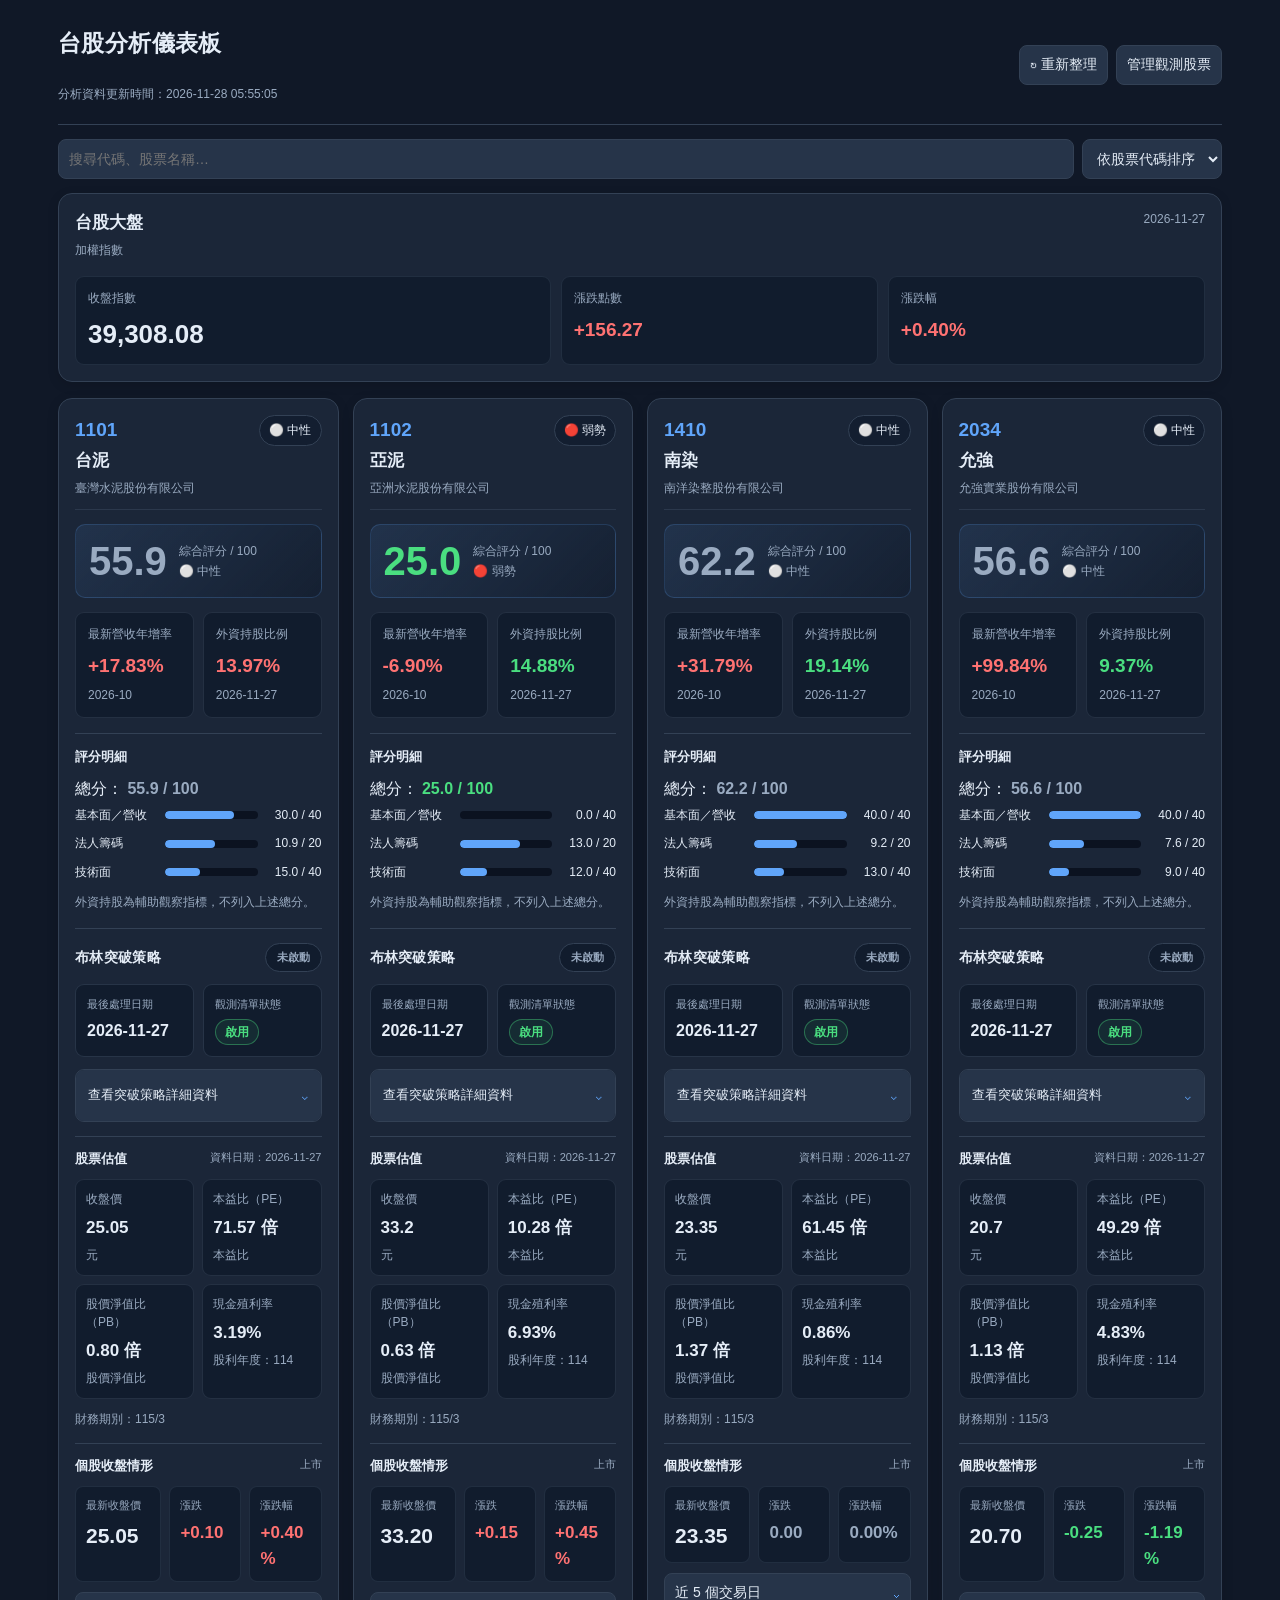
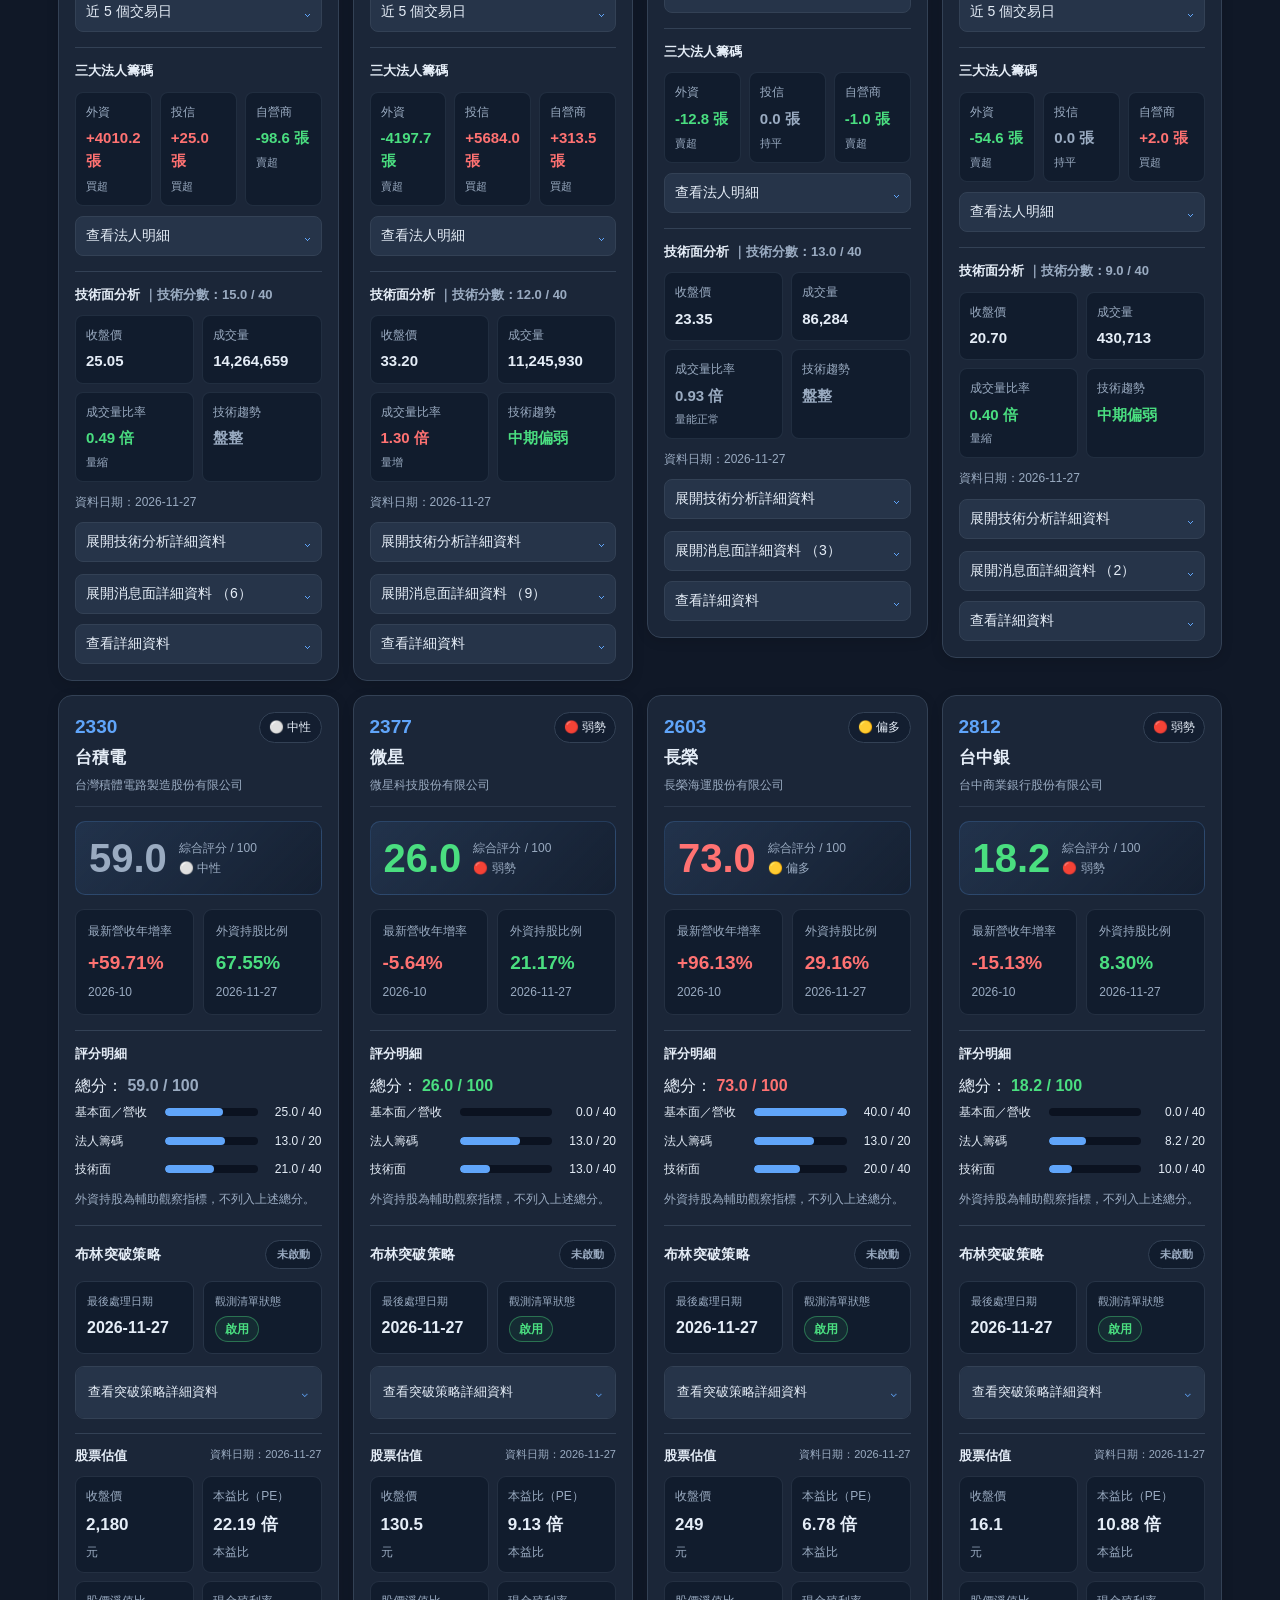
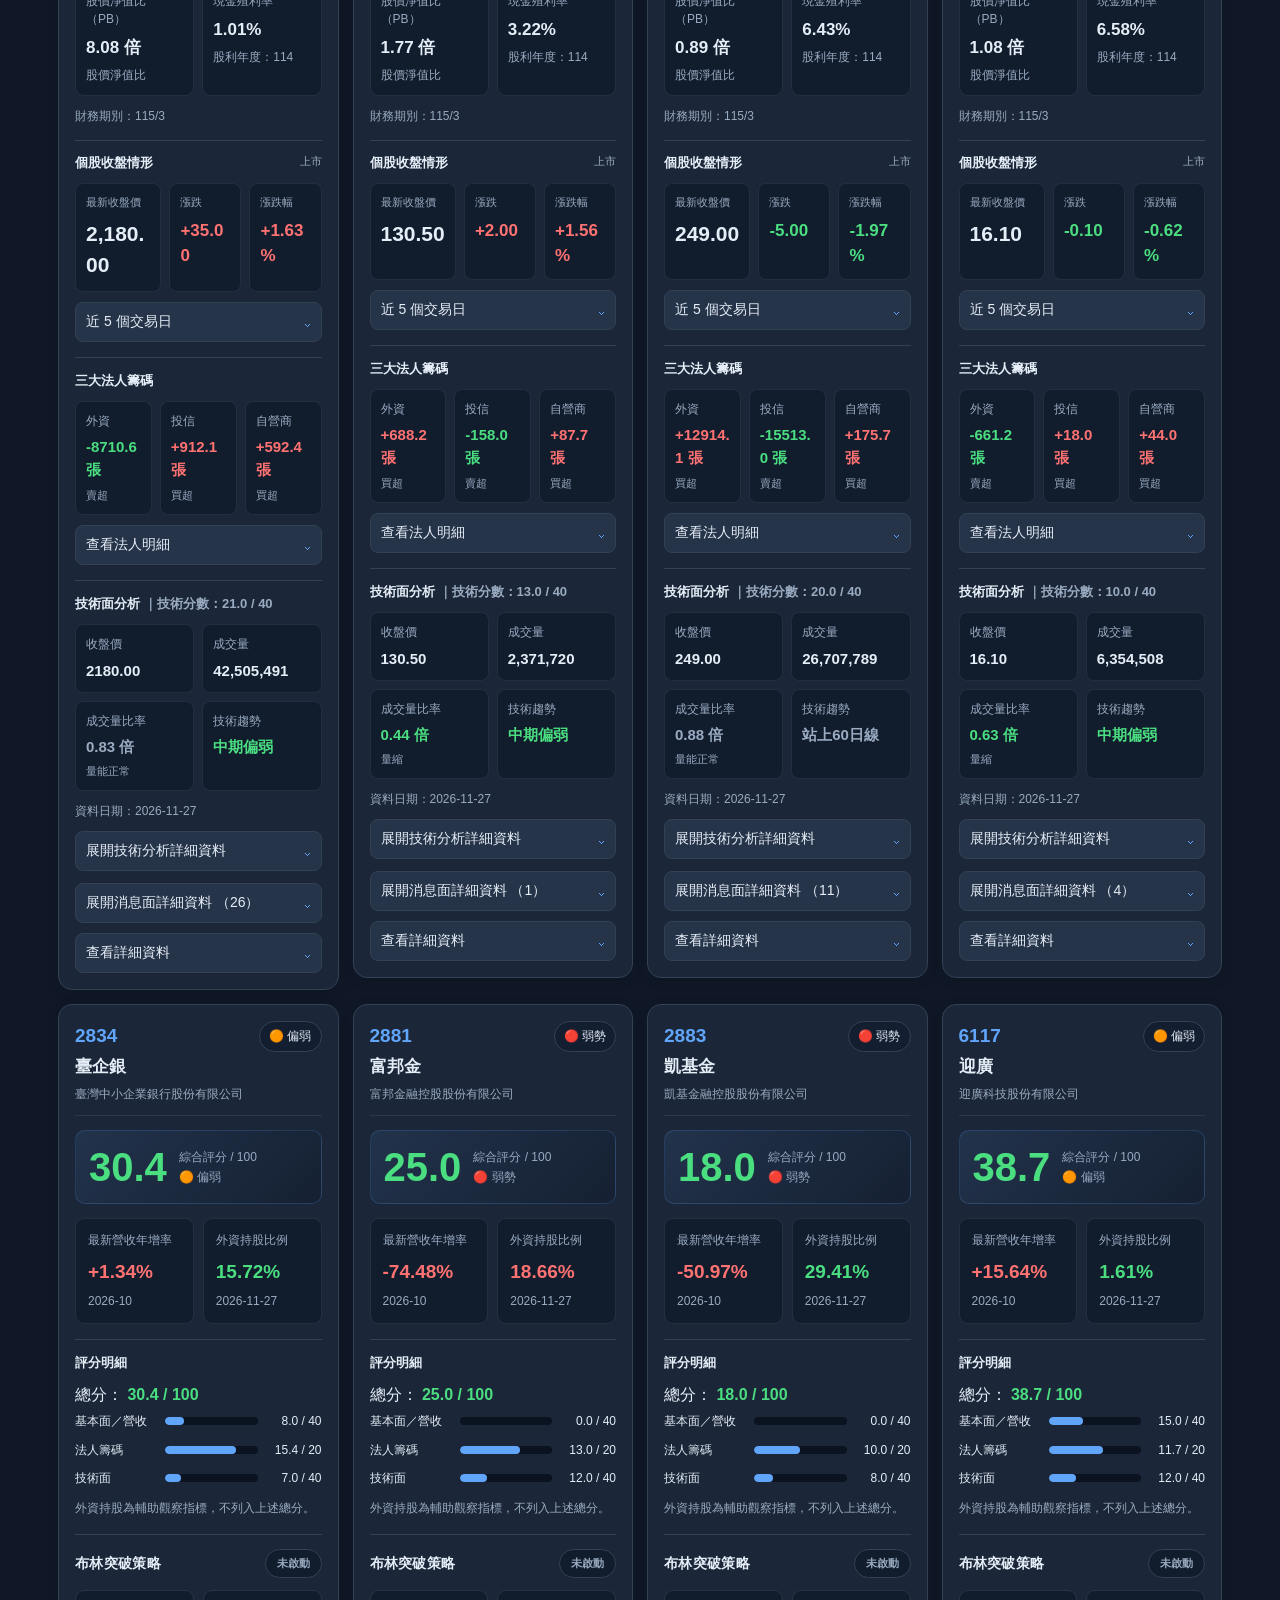
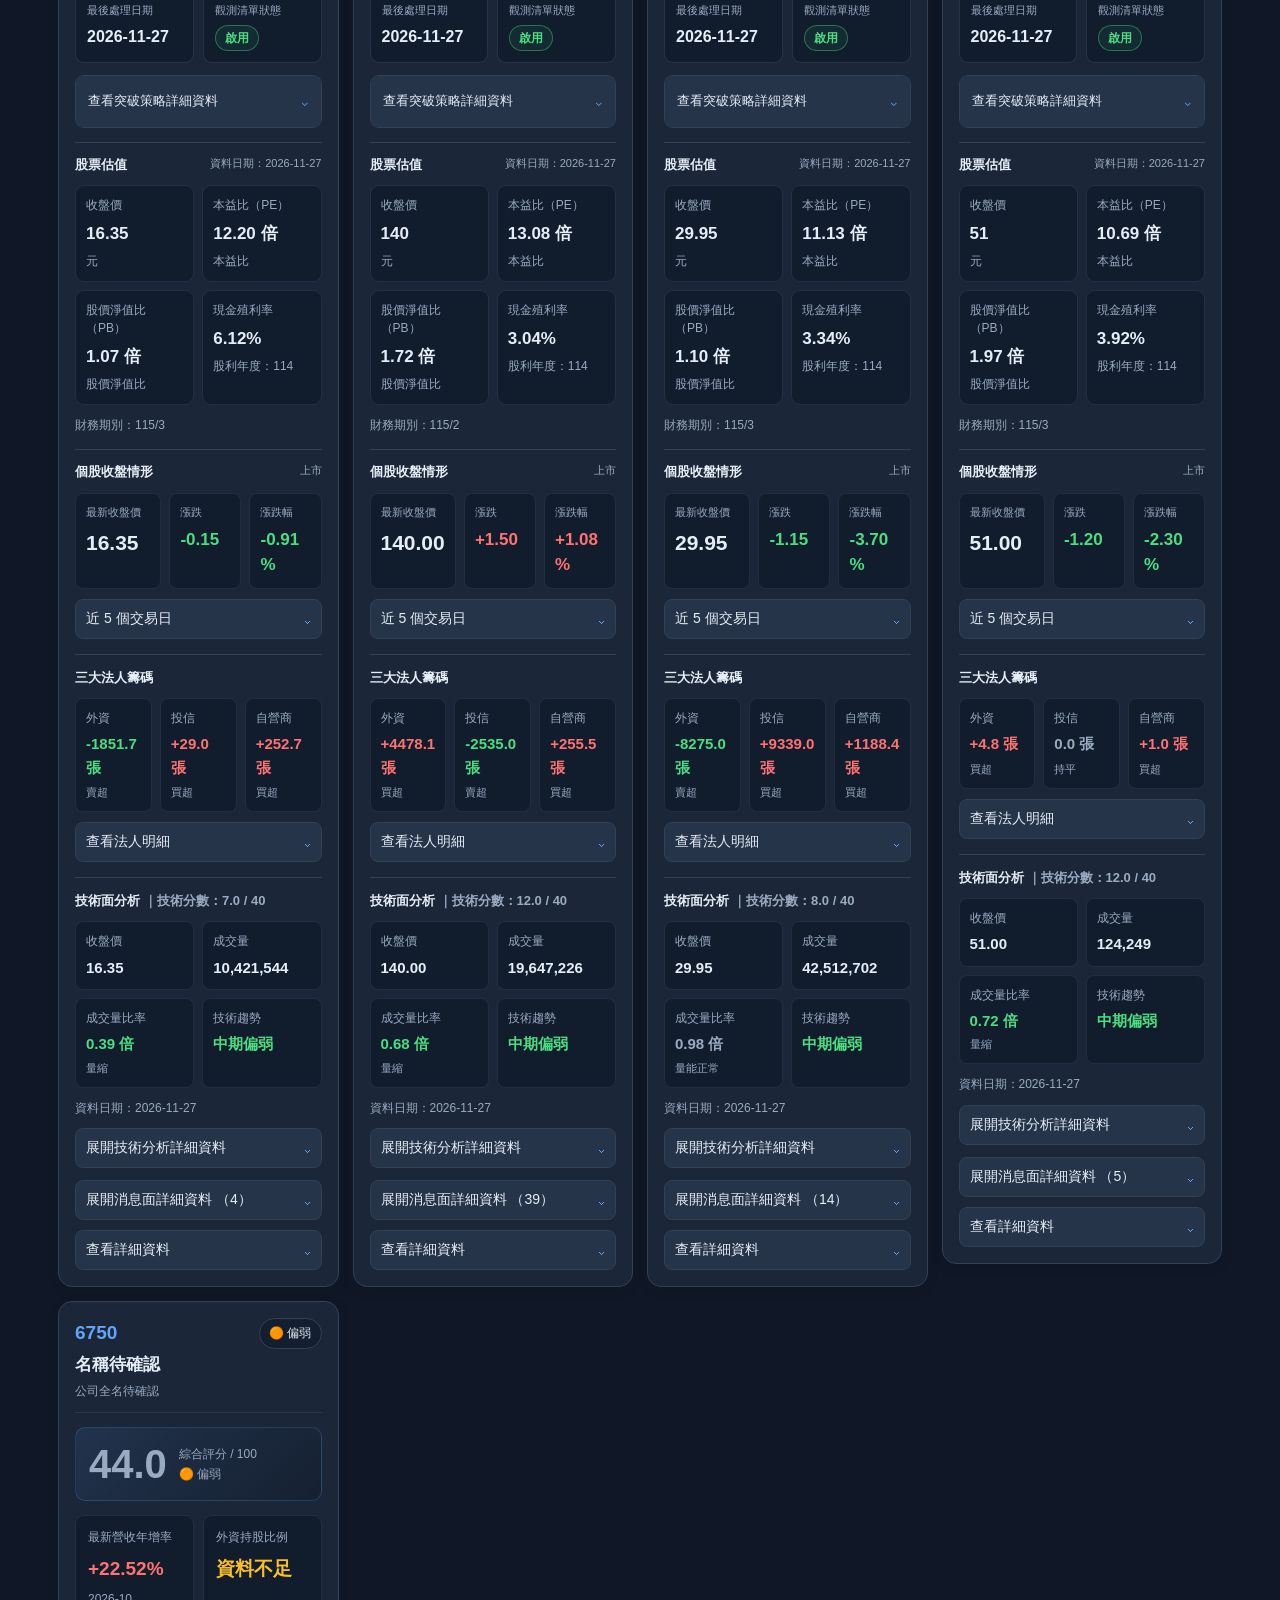
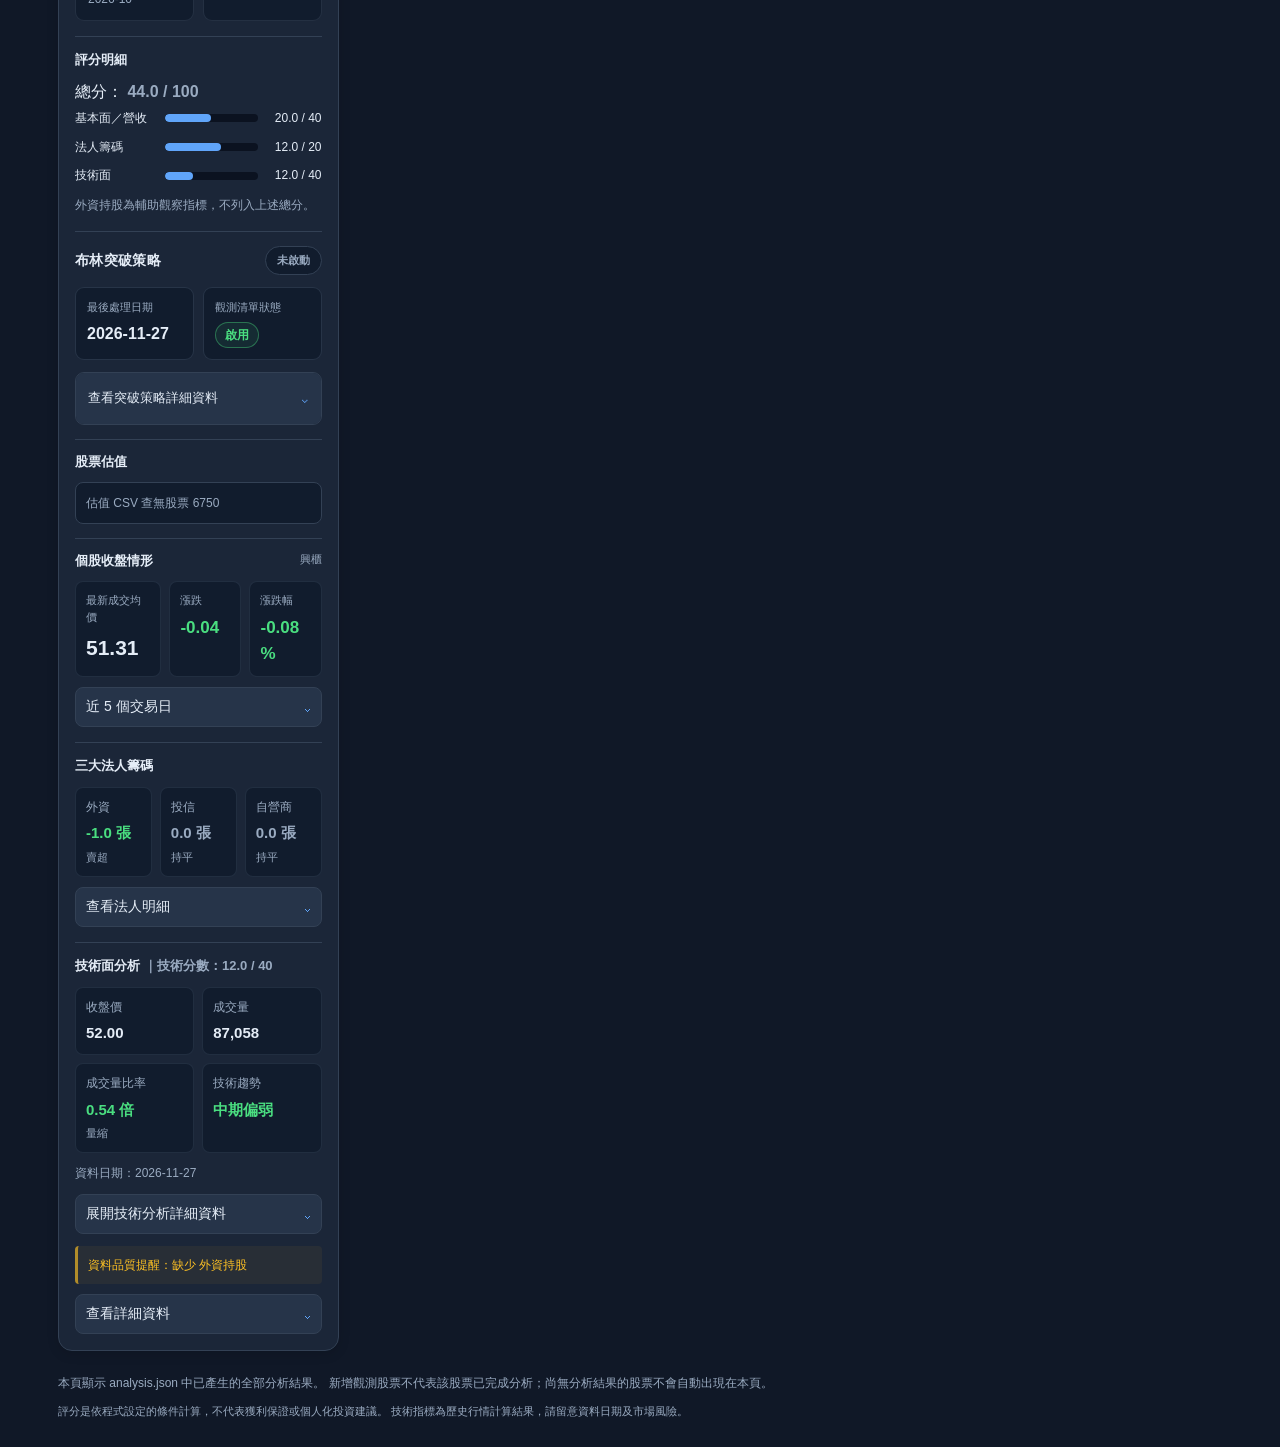
<file: index.html>
<!DOCTYPE html>
<html lang="zh-TW">
<head>
<meta charset="UTF-8">
<meta name="viewport" content="width=device-width, initial-scale=1">
<meta name="theme-color" content="#101827">
<title>台股分析儀表板</title>
<link rel="stylesheet" href="./css/style.css">
</head>
<body>

<div class="container">

<header>
  <div>
    <h1>台股分析儀表板</h1>
    <div class="footer" id="updateTime">分析資料載入中…</div>
  </div>

  <div class="toolbar">
    <button id="refreshBtn" type="button">↻ 重新整理</button>
    <a href="./watchlist.html">
      <button type="button">管理觀測股票</button>
    </a>
  </div>
</header>

<div class="toolbar">
  <input
    id="searchInput"
    placeholder="搜尋代碼、股票名稱…"
    aria-label="搜尋股票"
  >

  <select id="sortSelect" aria-label="排序方式">
    <option value="code">依股票代碼排序</option>
    <option value="name">依中文名稱排序</option>
    <option value="scoreDesc">評分由高至低</option>
    <option value="scoreAsc">評分由低至高</option>
  </select>
</div>

<div id="message" role="status">正在讀取分析資料…</div>

<div id="stockGrid" class="stock-grid"></div>

<div class="footer">
  本頁顯示 analysis.json 中已產生的全部分析結果。
  新增觀測股票不代表該股票已完成分析；尚無分析結果的股票不會自動出現在本頁。

  <div class="disclaimer">
    評分是依程式設定的條件計算，不代表獲利保證或個人化投資建議。
    技術指標為歷史行情計算結果，請留意資料日期及市場風險。
  </div>
</div>

</div>

<!-- =====================================================
     1. 基礎共用函式及資料
     ===================================================== -->

<script src="./js/common.js"></script>
<script src="./js/data.js"></script>

<!-- =====================================================
     2. 股票評分及分析
     ===================================================== -->

<script src="./js/score.js"></script>
<script src="./js/institutional.js"></script>
<script src="./js/technical.js"></script>

<!-- =====================================================
     3. 股票估值、行情及明細
     ===================================================== -->

<script src="./js/valuation.js"></script>
<script src="./js/stock-price.js"></script>
<script src="./js/market-index.js"></script>
<script src="./js/details.js"></script>

<!-- =====================================================
     4. 消息面
     ===================================================== -->

<script src="./js/event.js"></script>

<!-- =====================================================
     5. 突破策略
     ===================================================== -->

<script src="./js/breakout-data.js"></script>
<script src="./js/breakout-format.js"></script>
<script src="./js/breakout-history.js"></script>
<script src="./js/breakout-panel.js"></script>

<!-- =====================================================
     6. 首頁股票卡片
     ===================================================== -->

<script src="./js/stock-card.js"></script>

<!-- =====================================================
     7. 資料載入及更新
     ===================================================== -->

<script src="./js/dashboard-loader.js"></script>

<!-- =====================================================
     8. 首頁初始化
     ===================================================== -->

<script src="./js/dashboard-init.js"></script>

</body>
</html>
</file>
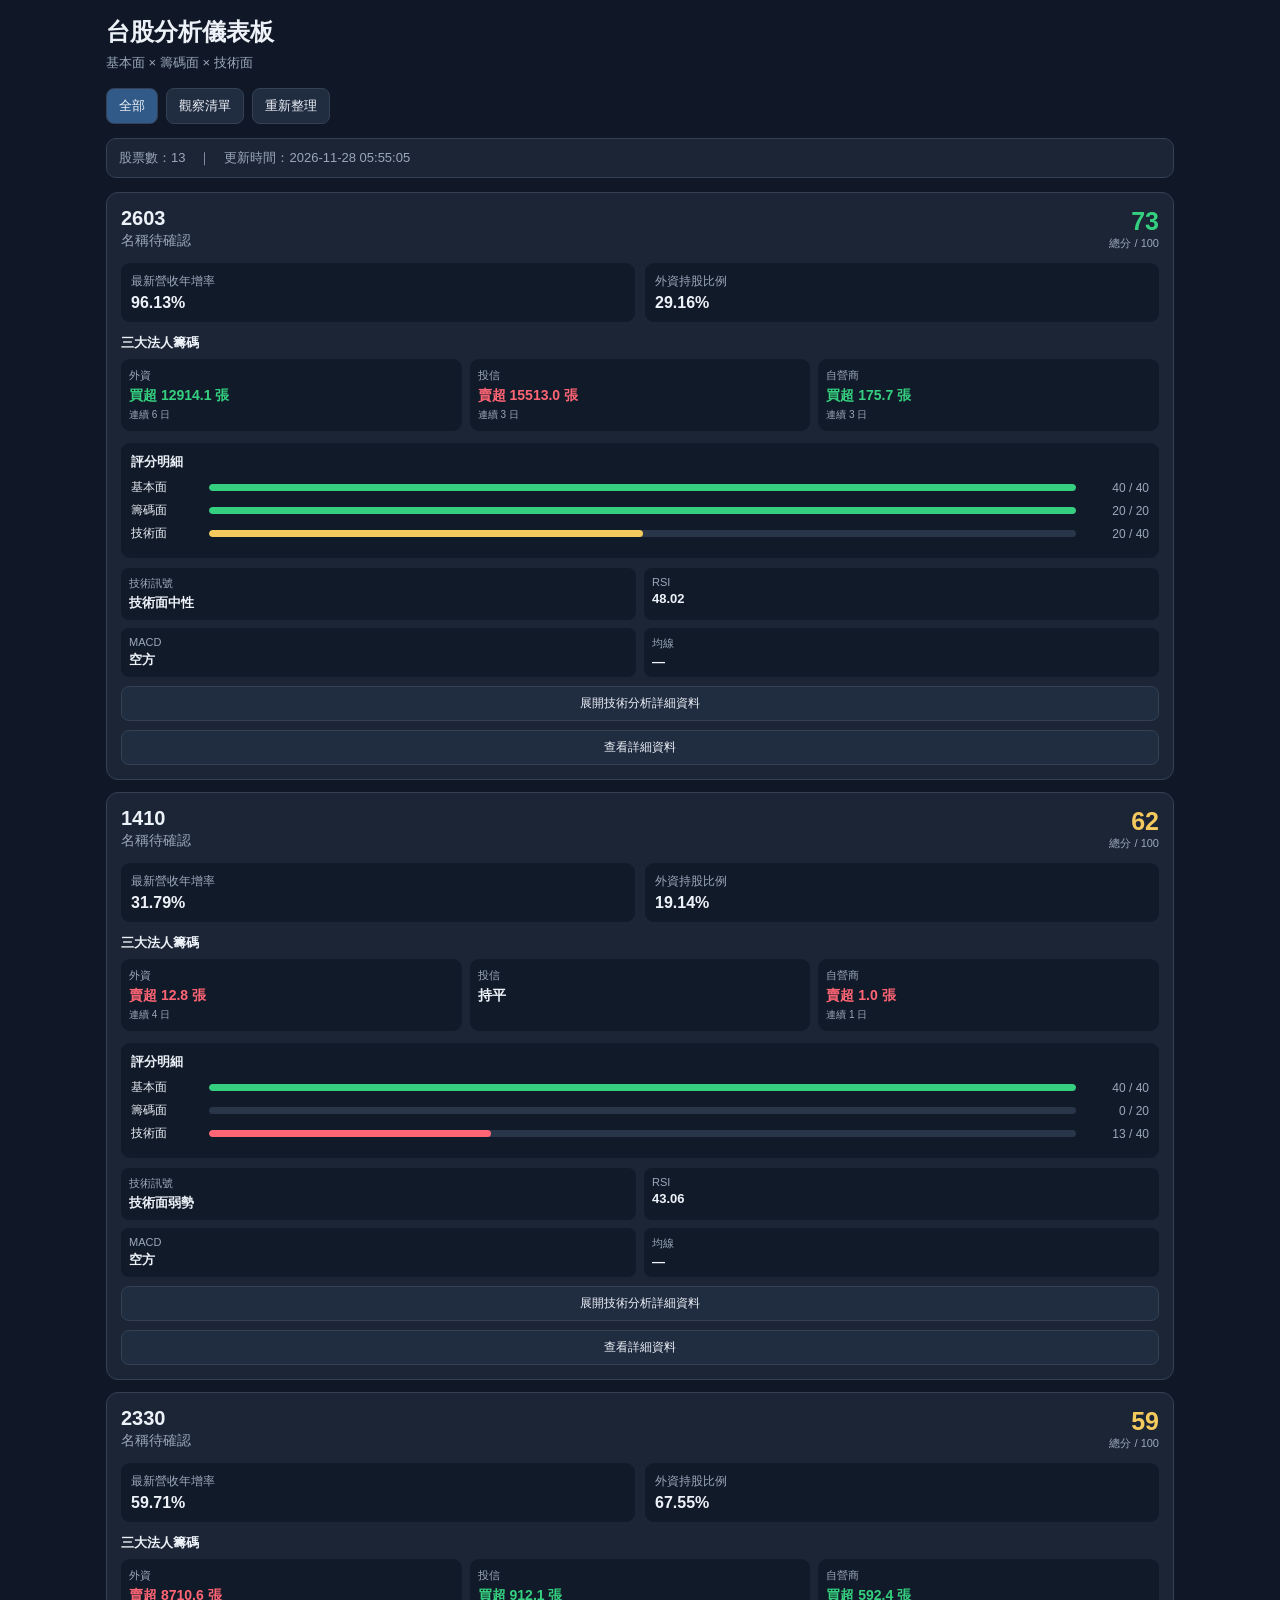
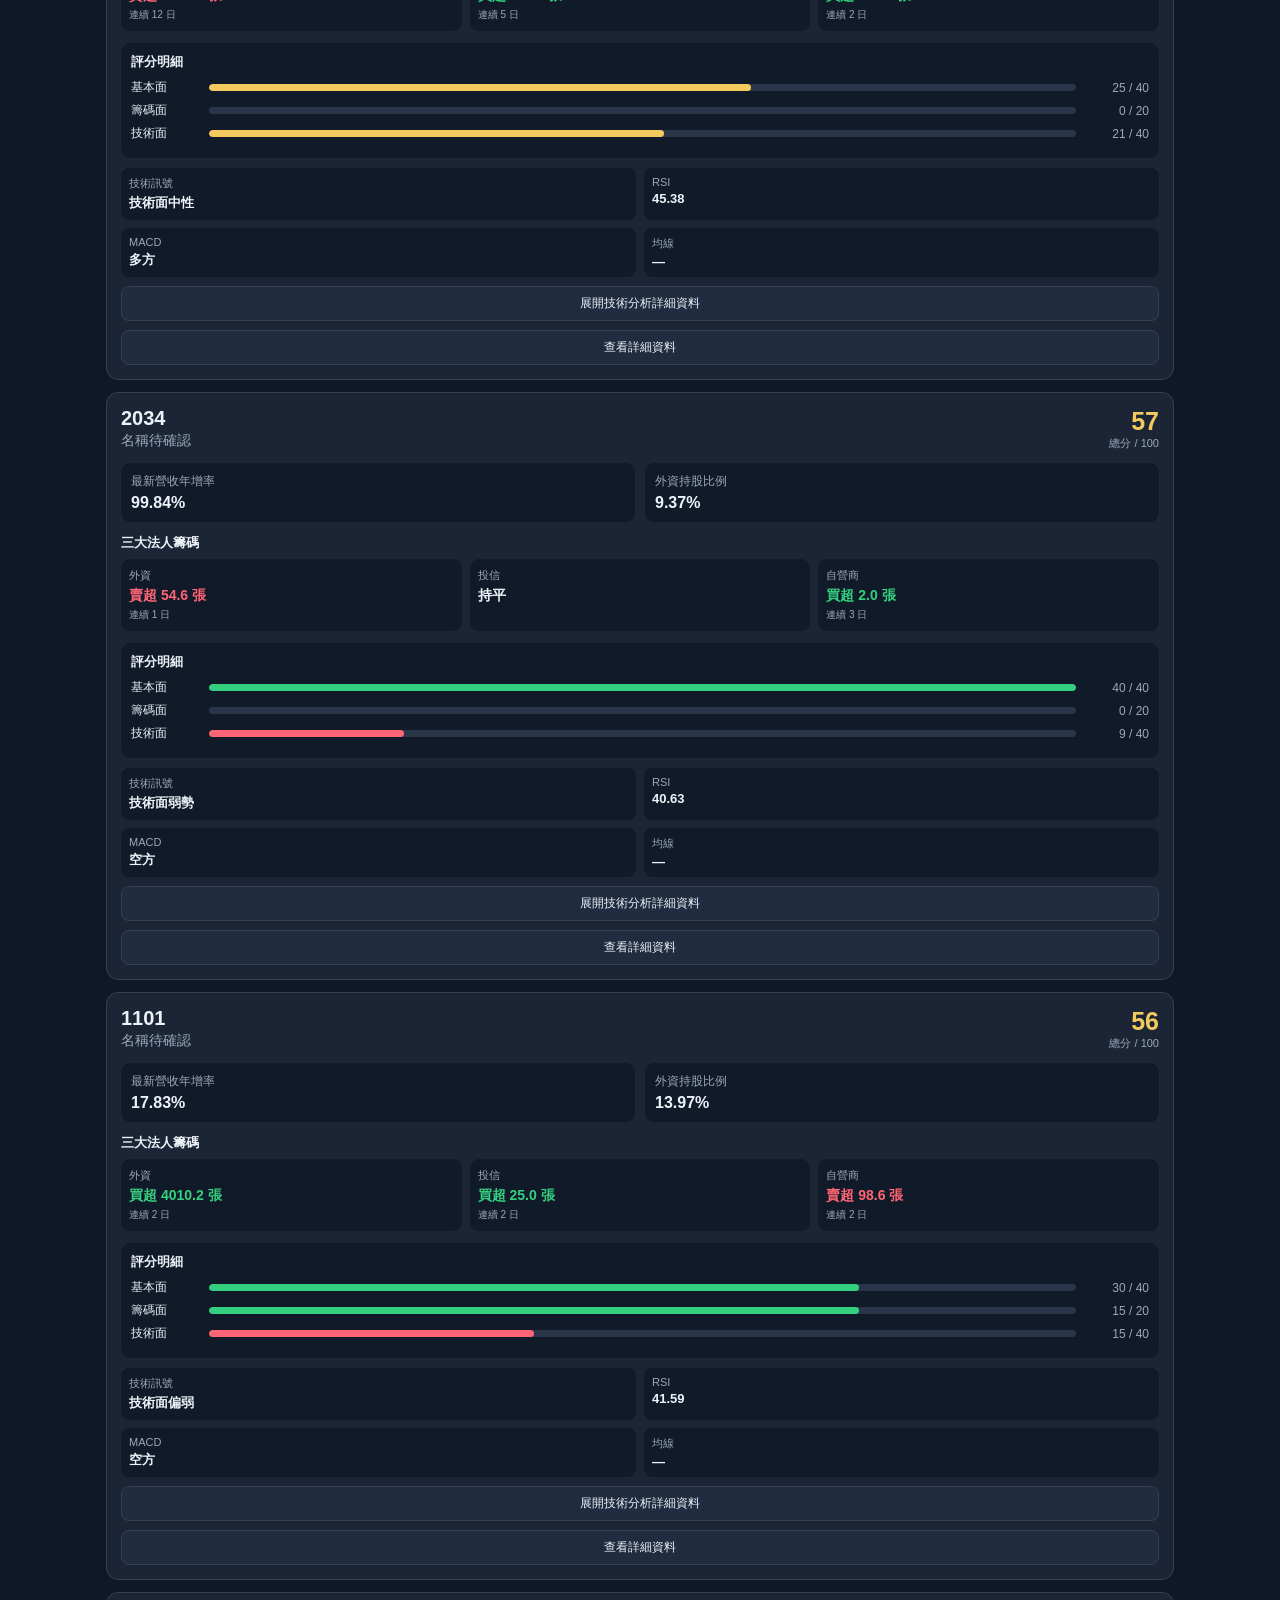
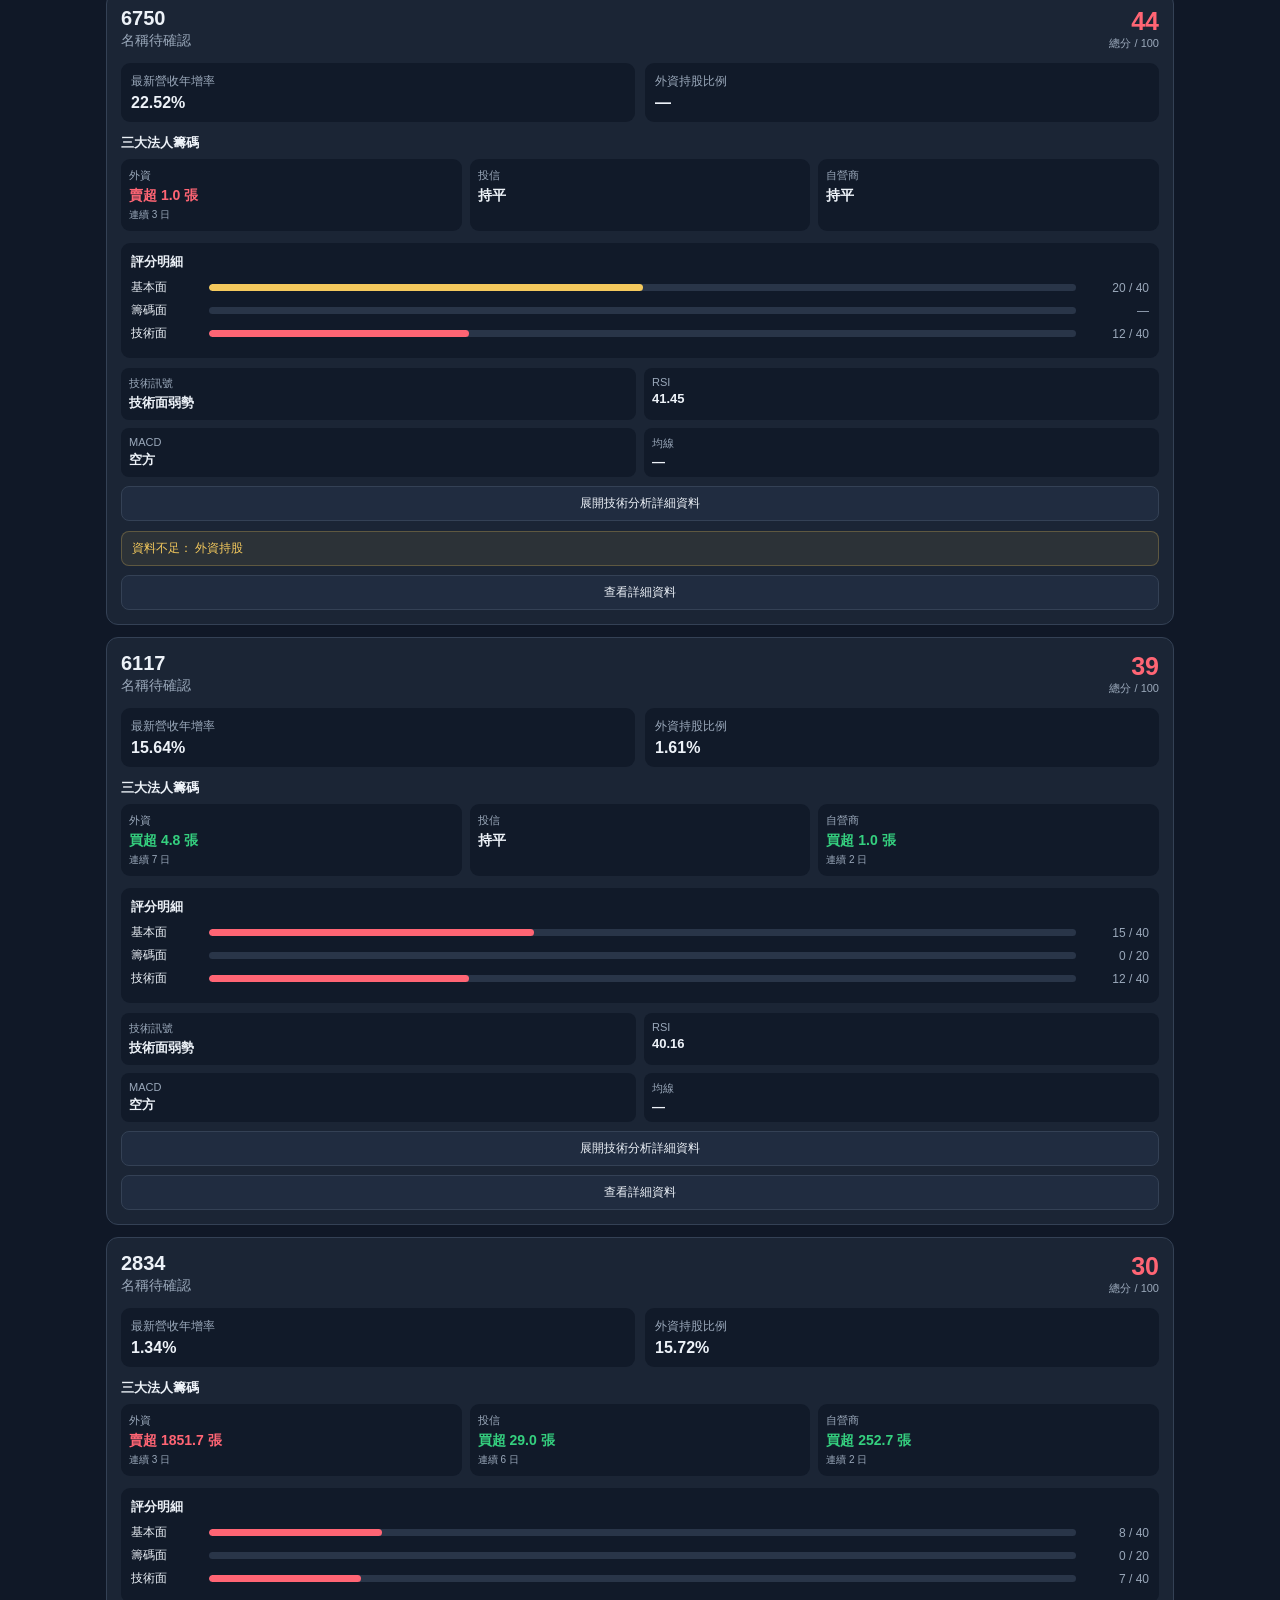
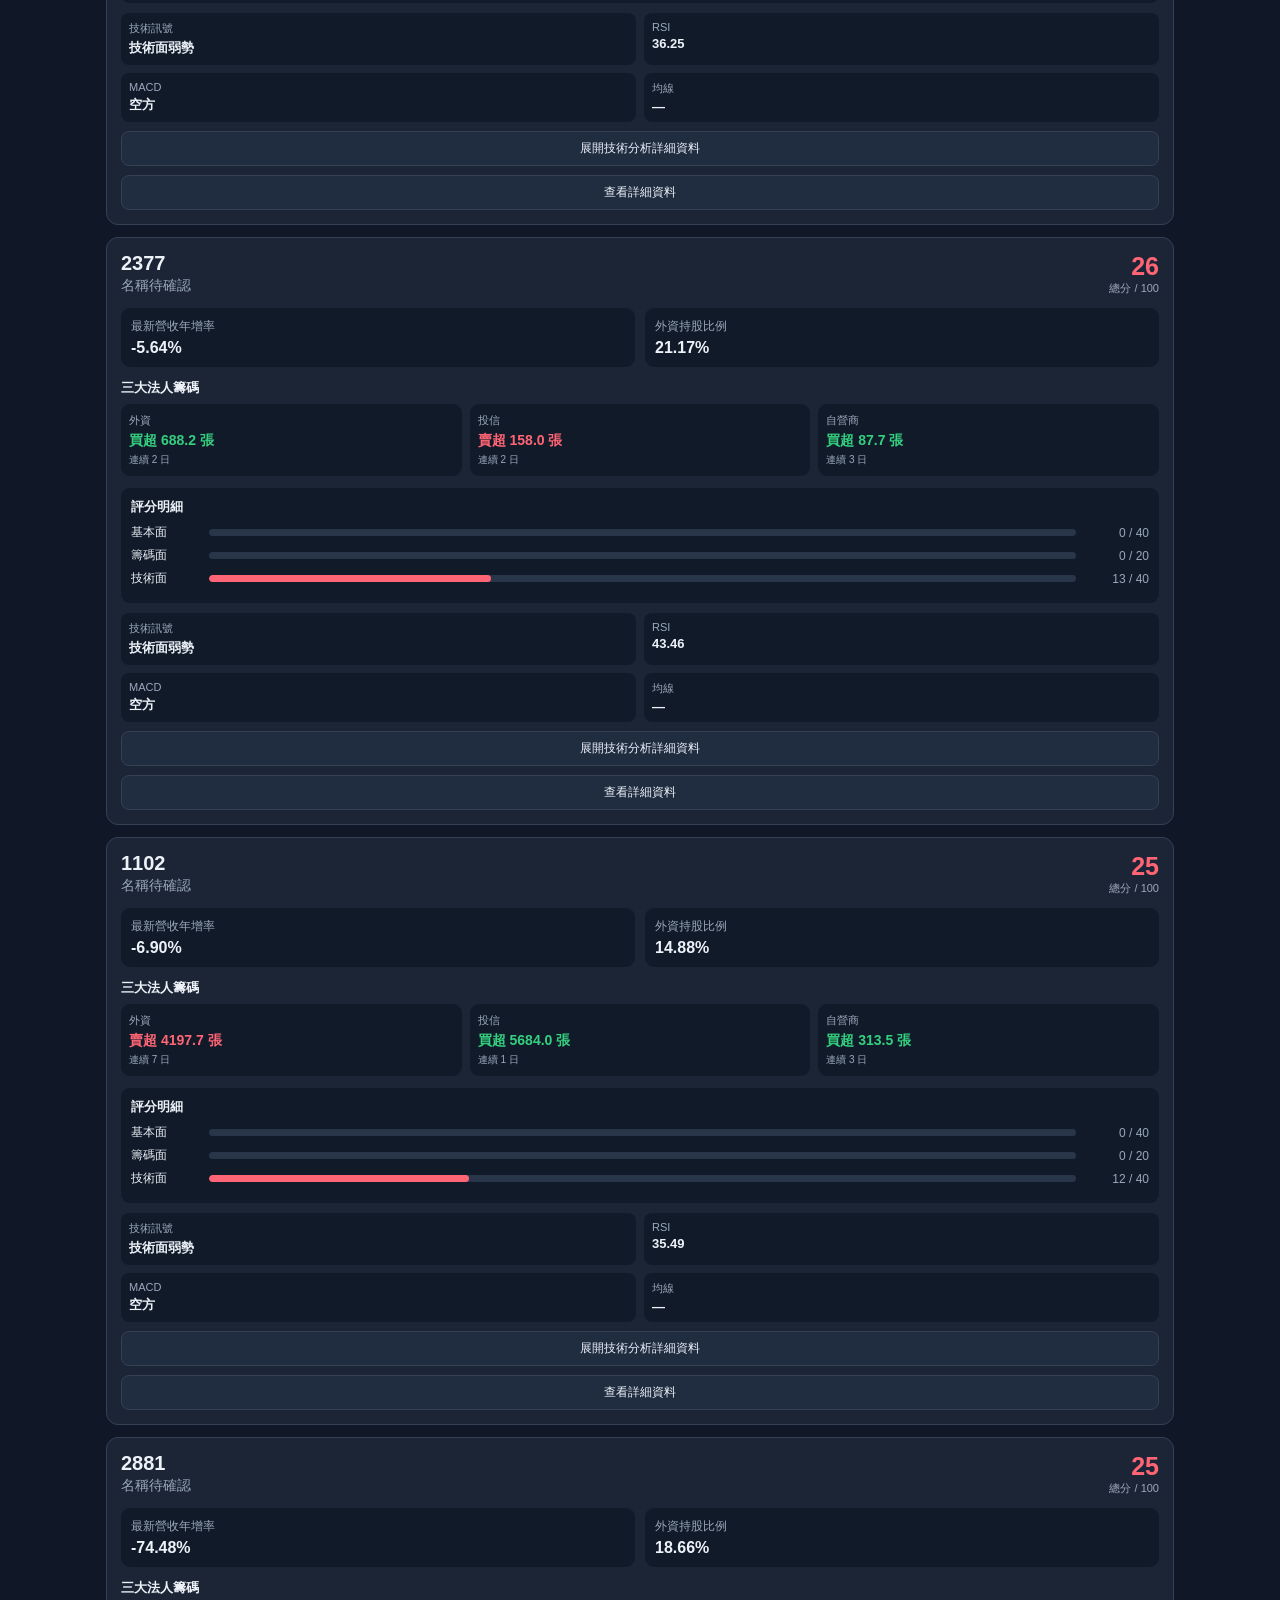
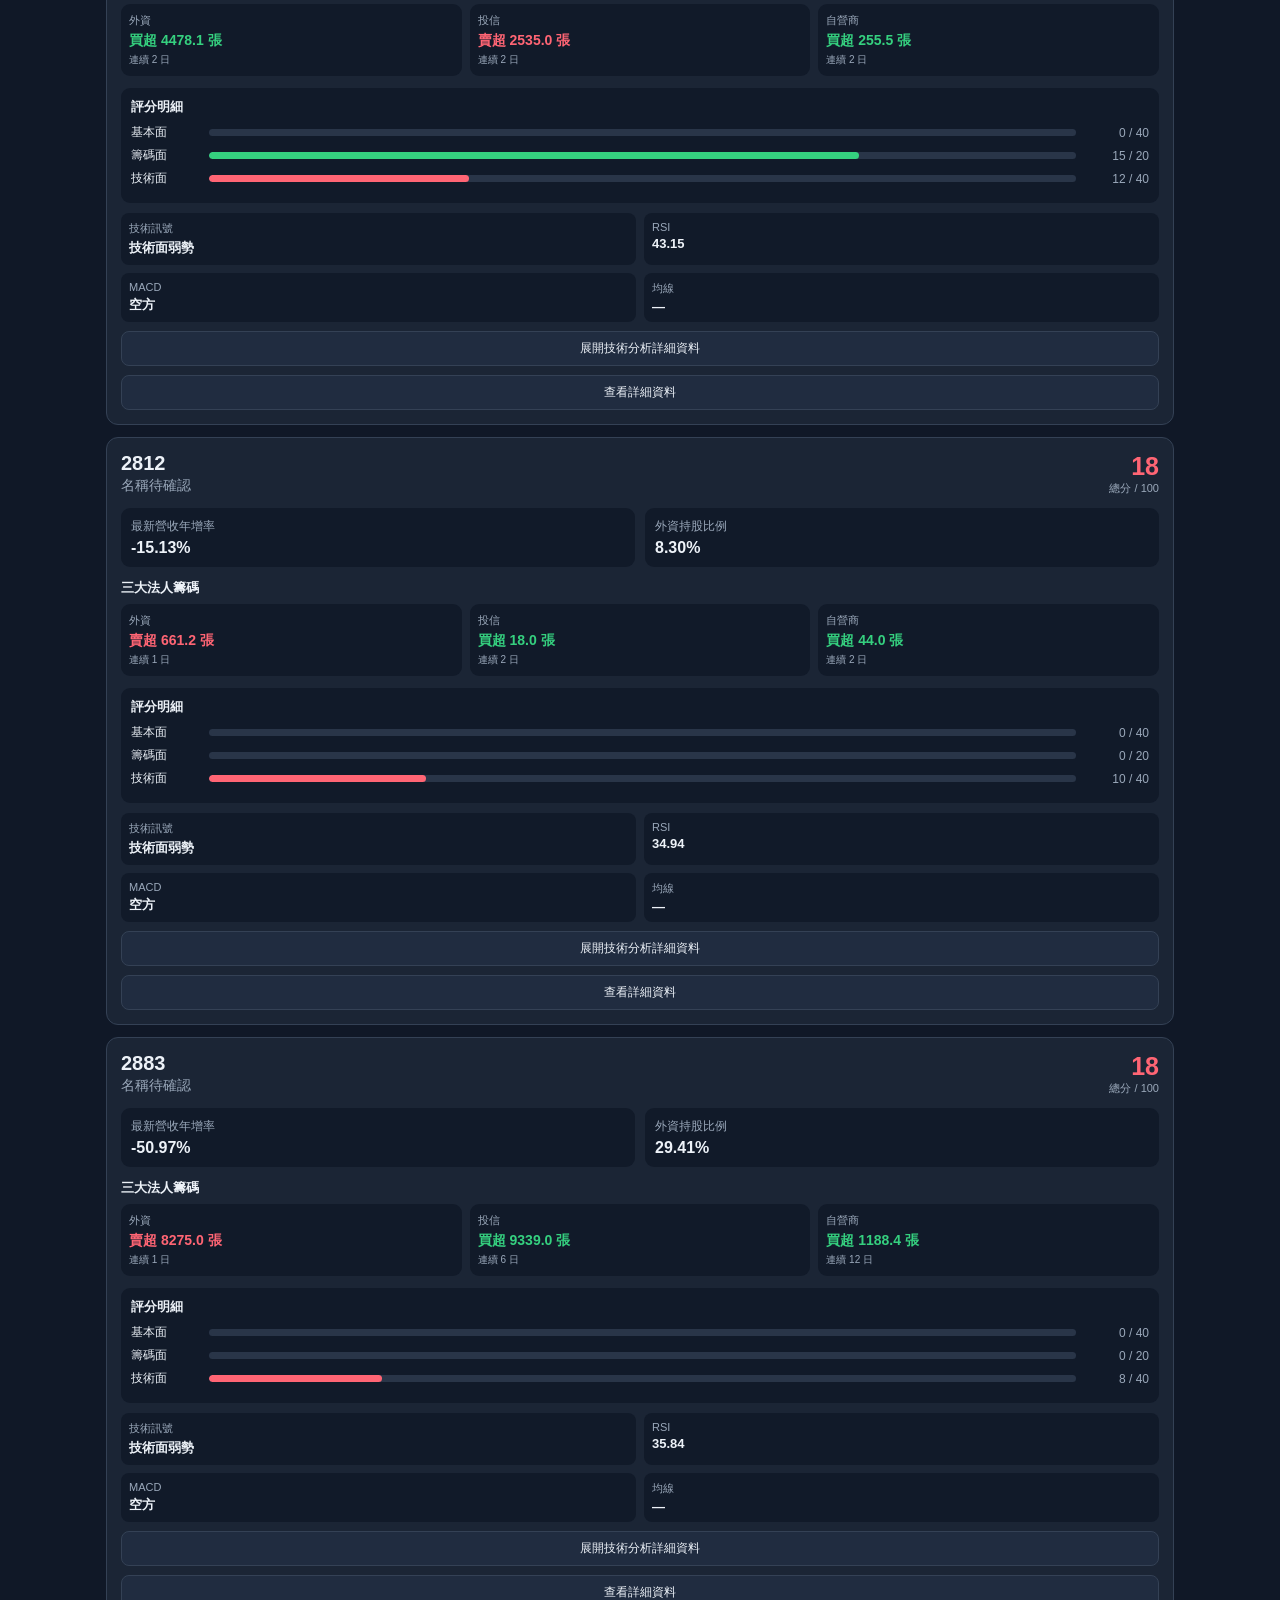
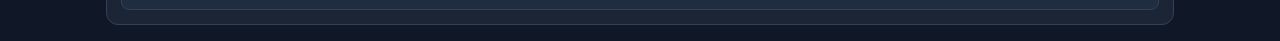
<file: Index.html>
<!DOCTYPE html>
<html lang="zh-TW">
<head>
<meta charset="UTF-8">
<meta name="viewport" content="width=device-width, initial-scale=1">
<meta name="theme-color" content="#101827">
<title>台股分析儀表板</title>

<style>
:root{
  color-scheme:dark;
  --bg:#101827;
  --panel:#1b2535;
  --panel2:#111a29;
  --border:#344155;
  --text:#edf2f8;
  --muted:#9aa8ba;
  --green:#35d07f;
  --red:#ff6574;
  --yellow:#f4c95d;
  --blue:#66aaff;
  --orange:#ffad5c;
}

*{
  box-sizing:border-box;
}

body{
  margin:0;
  background:var(--bg);
  color:var(--text);
  font-family:
    -apple-system,
    BlinkMacSystemFont,
    "Segoe UI",
    "Microsoft JhengHei",
    sans-serif;
}

.container{
  max-width:1100px;
  margin:auto;
  padding:16px;
}

h1{
  margin:0 0 6px;
  font-size:24px;
}

.subtitle{
  color:var(--muted);
  font-size:13px;
  margin-bottom:16px;
}

.toolbar{
  display:flex;
  gap:8px;
  flex-wrap:wrap;
  margin-bottom:14px;
}

button{
  border:1px solid var(--border);
  background:#202c40;
  color:var(--text);
  border-radius:8px;
  padding:8px 12px;
  cursor:pointer;
}

button:hover{
  background:#29374d;
}

button.active{
  background:#315a88;
}

.status{
  background:var(--panel);
  border:1px solid var(--border);
  border-radius:10px;
  padding:10px 12px;
  margin-bottom:14px;
  font-size:13px;
  color:var(--muted);
}

.stock-list{
  display:flex;
  flex-direction:column;
  gap:12px;
}

.stock-card{
  background:var(--panel);
  border:1px solid var(--border);
  border-radius:12px;
  padding:14px;
}

.stock-header{
  display:flex;
  justify-content:space-between;
  align-items:flex-start;
  gap:12px;
}

.stock-title{
  min-width:0;
}

.stock-code{
  font-size:20px;
  font-weight:700;
}

.stock-name{
  color:var(--muted);
  font-size:14px;
  margin-top:2px;
}

.score-box{
  text-align:right;
  min-width:70px;
}

.score{
  font-size:25px;
  font-weight:700;
}

.score-label{
  font-size:11px;
  color:var(--muted);
}

.score-good{
  color:var(--green);
}

.score-mid{
  color:var(--yellow);
}

.score-bad{
  color:var(--red);
}

.metrics{
  display:grid;
  grid-template-columns:1fr 1fr;
  gap:10px;
  margin-top:12px;
}

.metric{
  background:var(--panel2);
  border-radius:9px;
  padding:10px;
}

.metric-label{
  color:var(--muted);
  font-size:12px;
  margin-bottom:4px;
}

.metric-value{
  font-size:16px;
  font-weight:600;
}


/* ============================================================
   三大法人摘要
   ============================================================ */

.chip-title{
  margin-top:12px;
  margin-bottom:7px;
  font-size:13px;
  font-weight:600;
}

.chip-summary{
  display:grid;
  grid-template-columns:repeat(3,1fr);
  gap:8px;
}

.chip-item{
  background:var(--panel2);
  border-radius:9px;
  padding:9px 8px;
  min-width:0;
}

.chip-label{
  color:var(--muted);
  font-size:11px;
  margin-bottom:4px;
}

.chip-value{
  font-size:14px;
  font-weight:600;
  white-space:nowrap;
  overflow:hidden;
  text-overflow:ellipsis;
}

.chip-sub{
  margin-top:3px;
  font-size:10px;
  color:var(--muted);
}

.chip-positive{
  color:var(--green);
}

.chip-negative{
  color:var(--red);
}

.chip-neutral{
  color:var(--text);
}


/* ============================================================
   三大法人詳細
   ============================================================ */

.institutional-summary{
  padding:8px 10px;
  background:#182336;
  border-radius:7px;
  margin-bottom:8px;
  font-size:12px;
}

.institutional-date{
  color:var(--muted);
  margin-bottom:3px;
}

.institutional-summary-text{
  font-weight:600;
}

.institutional-grid{
  display:grid;
  grid-template-columns:repeat(3,1fr);
  gap:8px;
}

.institutional-card{
  background:#111a29;
  border-radius:8px;
  padding:9px;
}

.institutional-card-title{
  font-size:13px;
  font-weight:600;
  margin-bottom:6px;
}

.institutional-card-row{
  display:flex;
  justify-content:space-between;
  gap:5px;
  padding:3px 0;
  font-size:11px;
  border-bottom:1px solid rgba(255,255,255,.04);
}

.institutional-card-row:last-child{
  border-bottom:none;
}

.institutional-card-label{
  color:var(--muted);
}

.institutional-card-value{
  text-align:right;
}


/* ============================================================
   評分
   ============================================================ */

.score-breakdown{
  margin-top:12px;
  background:var(--panel2);
  border-radius:9px;
  padding:10px;
}

.score-breakdown-title{
  font-size:13px;
  font-weight:600;
  margin-bottom:8px;
}

.score-row{
  display:grid;
  grid-template-columns:70px 1fr 65px;
  align-items:center;
  gap:8px;
  margin:6px 0;
  font-size:12px;
}

.score-bar{
  height:7px;
  background:#293548;
  border-radius:10px;
  overflow:hidden;
}

.score-fill{
  height:100%;
  border-radius:10px;
}

.score-number{
  text-align:right;
  color:var(--muted);
}


/* ============================================================
   技術分析
   ============================================================ */

.technical-summary{
  display:grid;
  grid-template-columns:1fr 1fr;
  gap:8px;
  margin-top:10px;
}

.technical-summary-item{
  background:var(--panel2);
  border-radius:8px;
  padding:8px;
}

.technical-summary-label{
  color:var(--muted);
  font-size:11px;
}

.technical-summary-value{
  font-size:13px;
  font-weight:600;
  margin-top:3px;
}

.technical-toggle{
  width:100%;
  margin-top:9px;
  text-align:center;
  font-size:12px;
}

.technical-details{
  display:none;
  margin-top:10px;
  padding-top:10px;
  border-top:1px solid var(--border);
}

.technical-details.open{
  display:block;
}


/* ============================================================
   詳細資料
   ============================================================ */

.detail-toggle{
  width:100%;
  margin-top:9px;
  text-align:center;
  font-size:12px;
}

.details{
  display:none;
  margin-top:10px;
  padding-top:10px;
  border-top:1px solid var(--border);
}

.details.open{
  display:block;
}

.detail-section{
  background:var(--panel2);
  border-radius:8px;
  padding:10px;
  margin-bottom:8px;
}

.detail-section-title{
  font-size:13px;
  font-weight:600;
  margin-bottom:8px;
}

.detail-row{
  display:flex;
  justify-content:space-between;
  gap:12px;
  padding:4px 0;
  font-size:12px;
  border-bottom:1px solid rgba(255,255,255,.04);
}

.detail-row:last-child{
  border-bottom:none;
}

.detail-label{
  color:var(--muted);
}

.detail-value{
  text-align:right;
}

.quality-warning{
  margin-top:10px;
  padding:8px 10px;
  border-radius:8px;
  background:rgba(244,201,93,.08);
  border:1px solid rgba(244,201,93,.25);
  color:var(--yellow);
  font-size:12px;
}

.no-data{
  color:var(--muted);
}

.error{
  color:var(--red);
}

.empty{
  text-align:center;
  color:var(--muted);
  padding:30px 10px;
}


/* ============================================================
   手機版
   ============================================================ */

@media(max-width:600px){

  .container{
    padding:10px;
  }

  h1{
    font-size:21px;
  }

  .stock-card{
    padding:12px;
  }

  .stock-code{
    font-size:18px;
  }

  .score{
    font-size:22px;
  }

  .metrics{
    gap:8px;
  }

  .metric{
    padding:8px;
  }

  .metric-value{
    font-size:14px;
  }

  .chip-summary{
    gap:6px;
  }

  .chip-item{
    padding:8px 6px;
  }

  .chip-value{
    font-size:12px;
  }

  .chip-sub{
    font-size:9px;
  }

  .institutional-grid{
    grid-template-columns:1fr;
  }

}
</style>
</head>

<body>

<div class="container">

  <h1>台股分析儀表板</h1>

  <div class="subtitle">
    基本面 × 籌碼面 × 技術面
  </div>

  <div class="toolbar">

    <button id="btnAll" class="active">
      全部
    </button>

    <button id="btnWatch">
      觀察清單
    </button>

    <button id="btnRefresh">
      重新整理
    </button>

  </div>

  <div id="status" class="status">
    載入資料中...
  </div>

  <div id="stockList" class="stock-list"></div>

</div>


<script>

/* ============================================================
   全域資料
   ============================================================ */

let analysisData = [];
let stockNames = {};
let watchlist = [];
let currentMode = "all";


/* ============================================================
   基本工具
   ============================================================ */

function validNumber(value){

  if(
    value === null ||
    value === undefined ||
    value === ""
  ){
    return false;
  }

  const n = Number(value);

  return Number.isFinite(n);
}


function numberText(value,digits=2){

  if(!validNumber(value)){
    return "—";
  }

  return Number(value).toFixed(digits);
}


function scoreClass(score){

  if(!validNumber(score)){
    return "";
  }

  if(score >= 70){
    return "score-good";
  }

  if(score >= 50){
    return "score-mid";
  }

  return "score-bad";
}


function escapeHtml(value){

  return String(value ?? "")
    .replace(/&/g,"&amp;")
    .replace(/</g,"&lt;")
    .replace(/>/g,"&gt;")
    .replace(/"/g,"&quot;")
    .replace(/'/g,"&#039;");
}


/* ============================================================
   股票名稱
   ============================================================ */

function getStockName(stockId,stock){

  if(stock && stock.stock_name){
    return stock.stock_name;
  }

  if(stock && stock.name){
    return stock.name;
  }

  if(stockNames[stockId]){
    return stockNames[stockId];
  }

  return "名稱待確認";
}


/* ============================================================
   取得三大法人資料
   ============================================================ */

function getInstitutional(s){

  return s.institutional || {};
}


function getInstitutionMetric(s,type){

  const institutional =
    getInstitutional(s);

  return institutional[type] || {
    latest_net_shares:null,
    latest_net_lots:null,
    net_5d_shares:null,
    net_5d_lots:null,
    net_20d_shares:null,
    net_20d_lots:null,
    consecutive_days:0,
    trend:"資料不足"
  };
}


/* ============================================================
   法人顯示文字
   ============================================================ */

function getNetText(metric){

  if(!metric){
    return "資料不足";
  }

  if(!validNumber(metric.latest_net_lots)){
    return "資料不足";
  }

  const value =
    Number(metric.latest_net_lots);

  if(value > 0){
    return "買超 " + numberText(value,1) + " 張";
  }

  if(value < 0){
    return "賣超 " + numberText(Math.abs(value),1) + " 張";
  }

  return "持平";
}


function getNetClass(metric){

  if(!metric){
    return "chip-neutral";
  }

  if(
    validNumber(metric.latest_net_lots)
  ){

    const value =
      Number(metric.latest_net_lots);

    if(value > 0){
      return "chip-positive";
    }

    if(value < 0){
      return "chip-negative";
    }
  }

  return "chip-neutral";
}


function getConsecutiveText(metric){

  if(
    !metric ||
    !validNumber(metric.consecutive_days) ||
    Number(metric.consecutive_days) === 0
  ){
    return "";
  }

  return "連續 " +
    Number(metric.consecutive_days) +
    " 日";
}


/* ============================================================
   三大法人摘要
   ============================================================ */

function renderInstitutionalSummary(s){

  const institutional =
    getInstitutional(s);

  const foreign =
    getInstitutionMetric(
      s,
      "foreign"
    );

  const trust =
    getInstitutionMetric(
      s,
      "trust"
    );

  const dealer =
    getInstitutionMetric(
      s,
      "dealer"
    );


  return `

    <div class="chip-title">
      三大法人籌碼
    </div>

    <div class="chip-summary">


      <div class="chip-item">

        <div class="chip-label">
          外資
        </div>

        <div class="chip-value ${getNetClass(foreign)}">
          ${escapeHtml(
            getNetText(foreign)
          )}
        </div>

        <div class="chip-sub">
          ${escapeHtml(
            getConsecutiveText(foreign)
          )}
        </div>

      </div>


      <div class="chip-item">

        <div class="chip-label">
          投信
        </div>

        <div class="chip-value ${getNetClass(trust)}">
          ${escapeHtml(
            getNetText(trust)
          )}
        </div>

        <div class="chip-sub">
          ${escapeHtml(
            getConsecutiveText(trust)
          )}
        </div>

      </div>


      <div class="chip-item">

        <div class="chip-label">
          自營商
        </div>

        <div class="chip-value ${getNetClass(dealer)}">
          ${escapeHtml(
            getNetText(dealer)
          )}
        </div>

        <div class="chip-sub">
          ${escapeHtml(
            getConsecutiveText(dealer)
          )}
        </div>

      </div>

    </div>

  `;
}


/* ============================================================
   三大法人詳細資料
   ============================================================ */

function renderInstitutionalDetailCard(
  title,
  metric
){

  return `

    <div class="institutional-card">

      <div class="institutional-card-title">
        ${escapeHtml(title)}
      </div>


      <div class="institutional-card-row">

        <div class="institutional-card-label">
          當日
        </div>

        <div class="institutional-card-value ${getNetClass(metric)}">
          ${escapeHtml(
            getNetText(metric)
          )}
        </div>

      </div>


      <div class="institutional-card-row">

        <div class="institutional-card-label">
          5日
        </div>

        <div class="institutional-card-value">

          ${
            validNumber(metric.net_5d_lots)

              ? (
                  Number(metric.net_5d_lots) > 0
                    ? "買超 "
                    : Number(metric.net_5d_lots) < 0
                      ? "賣超 "
                      : ""
                )
                +
                numberText(
                  Math.abs(
                    Number(metric.net_5d_lots)
                  ),
                  1
                )
                +
                (
                  Number(metric.net_5d_lots) !== 0
                    ? " 張"
                    : ""
                )

              : "—"
          }

        </div>

      </div>


      <div class="institutional-card-row">

        <div class="institutional-card-label">
          20日
        </div>

        <div class="institutional-card-value">

          ${
            validNumber(metric.net_20d_lots)

              ? (
                  Number(metric.net_20d_lots) > 0
                    ? "買超 "
                    : Number(metric.net_20d_lots) < 0
                      ? "賣超 "
                      : ""
                )
                +
                numberText(
                  Math.abs(
                    Number(metric.net_20d_lots)
                  ),
                  1
                )
                +
                (
                  Number(metric.net_20d_lots) !== 0
                    ? " 張"
                    : ""
                )

              : "—"
          }

        </div>

      </div>


      <div class="institutional-card-row">

        <div class="institutional-card-label">
          連續
        </div>

        <div class="institutional-card-value">
          ${
            validNumber(metric.consecutive_days)
              ? Number(metric.consecutive_days) + " 日"
              : "—"
          }
        </div>

      </div>


      <div class="institutional-card-row">

        <div class="institutional-card-label">
          方向
        </div>

        <div class="institutional-card-value">
          ${escapeHtml(
            metric.trend ||
            "資料不足"
          )}
        </div>

      </div>

    </div>

  `;
}


function renderInstitutionalDetails(s){

  const institutional =
    getInstitutional(s);

  const foreign =
    getInstitutionMetric(
      s,
      "foreign"
    );

  const trust =
    getInstitutionMetric(
      s,
      "trust"
    );

  const dealer =
    getInstitutionMetric(
      s,
      "dealer"
    );


  return `

    <div class="detail-section">

      <div class="detail-section-title">
        三大法人買賣超
      </div>


      <div class="institutional-summary">

        <div class="institutional-date">
          資料日期：
          ${escapeHtml(
            institutional.latest_date ||
            "—"
          )}
        </div>

        <div class="institutional-summary-text">
          ${escapeHtml(
            institutional.summary ||
            "資料不足"
          )}
        </div>

      </div>


      <div class="institutional-grid">

        ${renderInstitutionalDetailCard(
          "外資",
          foreign
        )}

        ${renderInstitutionalDetailCard(
          "投信",
          trust
        )}

        ${renderInstitutionalDetailCard(
          "自營商",
          dealer
        )}

      </div>

    </div>

  `;
}


/* ============================================================
   缺少資料
   ============================================================ */

function normalizeMissingItems(s){

  const map = {
    revenue:"營收",
    foreign_holding:"外資持股",
    institutional:"三大法人買賣超",
    technical:"技術面"
  };

  const result = [];

  if(Array.isArray(s.missing_items)){

    s.missing_items.forEach(
      item => {

        result.push(
          map[item] || item
        );

      }
    );
  }

  /*
   * 你的 analyzer.py 使用：
   *
   * data_quality.missing_items
   *
   * 因此這裡也支援該格式。
   */

  if(
    s.data_quality &&
    Array.isArray(
      s.data_quality.missing_items
    )
  ){

    s.data_quality.missing_items.forEach(
      item => {

        result.push(
          map[item] || item
        );

      }
    );
  }

  return [
    ...new Set(result)
  ];
}


/* ============================================================
   評分
   ============================================================ */

function renderScoreBreakdown(s){

  const revenue =
    s.revenue || {};

  const foreign =
    s.foreign_holding || {};

  const technical =
    s.technical || {};


  /*
   * 目前仍沿用原本評分：
   *
   * 基本面 40
   * 籌碼面 20
   * 技術面 40
   *
   * institutional 目前只做顯示，
   * 尚未納入評分。
   */

  const items = [

    {
      name:"基本面",
      score:revenue.score,
      max:40
    },

    {
      name:"籌碼面",
      score:foreign.score,
      max:20
    },

    {
      name:"技術面",
      score:technical.score,
      max:40
    }

  ];


  return `

    <div class="score-breakdown">

      <div class="score-breakdown-title">
        評分明細
      </div>


      ${items.map(item => {

        const score =
          validNumber(item.score)
            ? Number(item.score)
            : 0;

        const percent =
          Math.max(
            0,
            Math.min(
              100,
              score / item.max * 100
            )
          );


        return `

          <div class="score-row">

            <div>
              ${escapeHtml(item.name)}
            </div>

            <div class="score-bar">

              <div
                class="score-fill"
                style="
                  width:${percent}%;
                  background:
                    ${
                      percent >= 70
                        ? "var(--green)"
                        : percent >= 50
                          ? "var(--yellow)"
                          : "var(--red)"
                    };
                "
              ></div>

            </div>

            <div class="score-number">
              ${
                validNumber(item.score)
                  ? `${numberText(item.score,0)} / ${item.max}`
                  : "—"
              }
            </div>

          </div>

        `;

      }).join("")}

    </div>

  `;
}


/* ============================================================
   技術分析
   ============================================================ */

function renderTechnical(s){

  const technical =
    s.technical || {};

  const ma =
    technical.ma || {};

  const rsi =
    technical.rsi || {};

  const macd =
    technical.macd || {};

  const kdj =
    technical.kdj || {};


  return `

    <div class="technical-summary">


      <div class="technical-summary-item">

        <div class="technical-summary-label">
          技術訊號
        </div>

        <div class="technical-summary-value">
          ${escapeHtml(
            technical.signal ||
            technical.message ||
            "資料不足"
          )}
        </div>

      </div>


      <div class="technical-summary-item">

        <div class="technical-summary-label">
          RSI
        </div>

        <div class="technical-summary-value">

          ${
            validNumber(rsi.value)
              ? numberText(rsi.value,2)
              : validNumber(technical.rsi)
                ? numberText(technical.rsi,2)
                : "—"
          }

        </div>

      </div>


      <div class="technical-summary-item">

        <div class="technical-summary-label">
          MACD
        </div>

        <div class="technical-summary-value">
          ${escapeHtml(
            macd.signal ||
            technical.macd_signal ||
            "—"
          )}
        </div>

      </div>


      <div class="technical-summary-item">

        <div class="technical-summary-label">
          均線
        </div>

        <div class="technical-summary-value">
          ${escapeHtml(
            ma.signal ||
            technical.ma_signal ||
            "—"
          )}
        </div>

      </div>

    </div>


    <button
      class="technical-toggle"
      onclick="toggleTechnical(this)"
    >
      展開技術分析詳細資料
    </button>


    <div class="technical-details">

      <div class="detail-section">

        <div class="detail-section-title">
          技術指標
        </div>


        <div class="detail-row">

          <div class="detail-label">
            MA5
          </div>

          <div class="detail-value">
            ${numberText(ma.ma5)}
          </div>

        </div>


        <div class="detail-row">

          <div class="detail-label">
            MA20
          </div>

          <div class="detail-value">
            ${numberText(ma.ma20)}
          </div>

        </div>


        <div class="detail-row">

          <div class="detail-label">
            MA60
          </div>

          <div class="detail-value">
            ${numberText(ma.ma60)}
          </div>

        </div>


        <div class="detail-row">

          <div class="detail-label">
            RSI
          </div>

          <div class="detail-value">

            ${
              validNumber(rsi.value)
                ? numberText(rsi.value,2)
                : validNumber(technical.rsi)
                  ? numberText(technical.rsi,2)
                  : "—"
            }

          </div>

        </div>


        <div class="detail-row">

          <div class="detail-label">
            MACD
          </div>

          <div class="detail-value">
            ${escapeHtml(
              macd.signal ||
              technical.macd_signal ||
              "—"
            )}
          </div>

        </div>


        <div class="detail-row">

          <div class="detail-label">
            KDJ
          </div>

          <div class="detail-value">
            ${escapeHtml(
              kdj.signal ||
              technical.kdj_signal ||
              "—"
            )}
          </div>

        </div>

      </div>

    </div>

  `;
}


/* ============================================================
   詳細資料
   ============================================================ */

function renderDetails(s){

  const revenue =
    s.revenue || {};

  const foreign =
    s.foreign_holding || {};

  const technical =
    s.technical || {};

  const quality =
    s.data_quality || {};


  return `

    <!-- 營收 -->

    <div class="detail-section">

      <div class="detail-section-title">
        營收
      </div>


      <div class="detail-row">

        <div class="detail-label">
          最新營收年增率
        </div>

        <div class="detail-value">

          ${
            validNumber(revenue.latest_yoy)
              ? numberText(
                  revenue.latest_yoy,
                  2
                ) + "%"
              : validNumber(revenue.yoy)
                ? numberText(
                    revenue.yoy,
                    2
                  ) + "%"
                : "—"
          }

        </div>

      </div>


      <div class="detail-row">

        <div class="detail-label">
          營收評分
        </div>

        <div class="detail-value">

          ${
            validNumber(revenue.score)
              ? `${numberText(revenue.score,0)} / 40`
              : "—"
          }

        </div>

      </div>


      <div class="detail-row">

        <div class="detail-label">
          訊息
        </div>

        <div class="detail-value">
          ${escapeHtml(
            revenue.message ||
            "—"
          )}
        </div>

      </div>

    </div>


    <!-- 外資持股 -->

    <div class="detail-section">

      <div class="detail-section-title">
        外資持股
      </div>


      <div class="detail-row">

        <div class="detail-label">
          持股比例
        </div>

        <div class="detail-value">

          ${
            validNumber(
              foreign.latest_percent
            )
              ? numberText(
                  foreign.latest_percent,
                  2
                ) + "%"
              : "—"
          }

        </div>

      </div>


      <div class="detail-row">

        <div class="detail-label">
          趨勢
        </div>

        <div class="detail-value">
          ${escapeHtml(
            foreign.trend ||
            "—"
          )}
        </div>

      </div>


      <div class="detail-row">

        <div class="detail-label">
          外資持股評分
        </div>

        <div class="detail-value">

          ${
            validNumber(foreign.score)
              ? `${numberText(foreign.score,0)} / 20`
              : "—"
          }

        </div>

      </div>

    </div>


    <!-- 三大法人 -->

    ${renderInstitutionalDetails(s)}


    <!-- 技術面 -->

    <div class="detail-section">

      <div class="detail-section-title">
        技術面
      </div>


      <div class="detail-row">

        <div class="detail-label">
          技術評分
        </div>

        <div class="detail-value">

          ${
            validNumber(technical.score)
              ? `${numberText(technical.score,0)} / 40`
              : "—"
          }

        </div>

      </div>


      <div class="detail-row">

        <div class="detail-label">
          訊息
        </div>

        <div class="detail-value">
          ${escapeHtml(
            technical.message ||
            technical.signal ||
            "—"
          )}
        </div>

      </div>

    </div>


    <!-- 資料完整性 -->

    <div class="detail-section">

      <div class="detail-section-title">
        資料完整性
      </div>


      <div class="detail-row">

        <div class="detail-label">
          狀態
        </div>

        <div class="detail-value">
          ${escapeHtml(
            s.status ||
            "—"
          )}
        </div>

      </div>


      <div class="detail-row">

        <div class="detail-label">
          資料完整
        </div>

        <div class="detail-value">

          ${
            quality.complete === true
              ? "是"
              : quality.complete === false
                ? "否"
                : "—"
          }

        </div>

      </div>

    </div>

  `;
}


/* ============================================================
   技術分析展開
   ============================================================ */

function toggleTechnical(button){

  const details =
    button.nextElementSibling;

  if(!details){
    return;
  }

  details.classList.toggle("open");

  button.textContent =
    details.classList.contains("open")
      ? "收合技術分析詳細資料"
      : "展開技術分析詳細資料";
}


/* ============================================================
   詳細資料展開
   ============================================================ */

function toggleDetails(button){

  const details =
    button.nextElementSibling;

  if(!details){
    return;
  }

  details.classList.toggle("open");

  button.textContent =
    details.classList.contains("open")
      ? "收合詳細資料"
      : "查看詳細資料";
}


/* ============================================================
   股票卡片
   ============================================================ */

function renderStockCard(s){

  const stockId =
    String(
      s.stock_id ||
      s.stock_code ||
      s.code ||
      ""
    );

  const stockName =
    getStockName(
      stockId,
      s
    );

  const revenue =
    s.revenue || {};

  const foreign =
    s.foreign_holding || {};

  const totalScore =
    s.score;

  const missingItems =
    normalizeMissingItems(s);


  return `

    <div class="stock-card">


      <!-- 股票標題 -->

      <div class="stock-header">

        <div class="stock-title">

          <div class="stock-code">
            ${escapeHtml(stockId)}
          </div>

          <div class="stock-name">
            ${escapeHtml(stockName)}
          </div>

        </div>


        <div class="score-box">

          <div class="score ${scoreClass(totalScore)}">

            ${
              validNumber(totalScore)
                ? numberText(
                    totalScore,
                    0
                  )
                : "—"
            }

          </div>

          <div class="score-label">
            總分 / 100
          </div>

        </div>

      </div>


      <!-- 基本指標 -->

      <div class="metrics">


        <div class="metric">

          <div class="metric-label">
            最新營收年增率
          </div>

          <div class="metric-value">

            ${
              validNumber(
                revenue.latest_yoy
              )
                ? numberText(
                    revenue.latest_yoy,
                    2
                  ) + "%"
                : "—"
            }

          </div>

        </div>


        <div class="metric">

          <div class="metric-label">
            外資持股比例
          </div>

          <div class="metric-value">

            ${
              validNumber(
                foreign.latest_percent
              )
                ? numberText(
                    foreign.latest_percent,
                    2
                  ) + "%"
                : "—"
            }

          </div>

        </div>

      </div>


      <!-- 三大法人 -->

      ${renderInstitutionalSummary(s)}


      <!-- 評分 -->

      ${renderScoreBreakdown(s)}


      <!-- 技術分析 -->

      ${renderTechnical(s)}


      <!-- 資料不足 -->

      ${
        missingItems.length > 0

          ? `

            <div class="quality-warning">

              資料不足：
              ${escapeHtml(
                missingItems.join("、")
              )}

            </div>

          `

          : ""
      }


      ${
        s.status === "error"

          ? `

            <div class="quality-warning error">
              此股票分析發生錯誤。
            </div>

          `

          : ""
      }


      <!-- 詳細資料 -->

      <button
        class="detail-toggle"
        onclick="toggleDetails(this)"
      >
        查看詳細資料
      </button>


      <div class="details">

        ${renderDetails(s)}

      </div>


    </div>

  `;
}


/* ============================================================
   Render
   ============================================================ */

function render(){

  const list =
    document.getElementById(
      "stockList"
    );

  let data =
    [...analysisData];


  if(currentMode === "watch"){

    data =
      data.filter(item => {

        const id =
          String(
            item.stock_id ||
            item.stock_code ||
            item.code ||
            ""
          );

        return watchlist.includes(id);

      });

  }


  if(data.length === 0){

    list.innerHTML = `
      <div class="empty">
        沒有符合條件的股票
      </div>
    `;

    return;
  }


  list.innerHTML =
    data.map(
      renderStockCard
    ).join("");
}


/* ============================================================
   stocks.json
   ============================================================ */

async function loadStockNames(){

  try{

    const response =
      await fetch(
        "./stocks.json?t=" +
        Date.now()
      );

    if(!response.ok){

      throw new Error(
        "stocks.json HTTP " +
        response.status
      );

    }


    const data =
      await response.json();


    if(Array.isArray(data)){

      data.forEach(item => {

        const id =
          String(
            item.stock_id ||
            item.code ||
            item.stock_code ||
            ""
          );

        const name =
          item.stock_name ||
          item.name ||
          "";

        if(id && name){

          stockNames[id] =
            name;

        }

      });

    }
    else if(
      data &&
      typeof data === "object"
    ){

      stockNames = data;

    }

  }
  catch(error){

    console.warn(
      "stocks.json 載入失敗：",
      error
    );

  }
}


/* ============================================================
   analysis.json
   ============================================================ */

async function loadAnalysis(){

  const status =
    document.getElementById(
      "status"
    );


  try{

    status.textContent =
      "正在載入分析資料...";


    const response =
      await fetch(
        "./analysis.json?t=" +
        Date.now()
      );


    if(!response.ok){

      throw new Error(
        "analysis.json HTTP " +
        response.status
      );

    }


    const data =
      await response.json();


    if(Array.isArray(data)){

      analysisData =
        data;

    }
    else if(
      data &&
      Array.isArray(data.stocks)
    ){

      analysisData =
        data.stocks;

    }
    else{

      analysisData = [];

    }


    const updateTime =
      data.update_time ||
      data.updated_at ||
      "";


    status.innerHTML =
      `股票數：${analysisData.length}` +
      (
        updateTime
          ? `　｜　更新時間：${escapeHtml(updateTime)}`
          : ""
      );


    render();

  }
  catch(error){

    console.error(error);


    status.innerHTML =
      `<span class="error">
        analysis.json 載入失敗：
        ${escapeHtml(
          error.message
        )}
      </span>`;


    document.getElementById(
      "stockList"
    ).innerHTML = `
      <div class="empty">
        無法取得分析資料
      </div>
    `;

  }
}


/* ============================================================
   觀察清單
   ============================================================ */

function loadWatchlist(){

  try{

    const raw =
      localStorage.getItem(
        "watchlist"
      );


    if(!raw){

      watchlist = [];

      return;
    }


    const data =
      JSON.parse(raw);


    if(Array.isArray(data)){

      watchlist =
        data.map(
          item => String(
            typeof item === "object"
              ? (
                  item.stock_id ||
                  item.code ||
                  item.stock_code ||
                  ""
                )
              : item
          )
        );

    }

  }
  catch(error){

    console.warn(
      "讀取 watchlist 失敗：",
      error
    );

    watchlist = [];

  }

}


/* ============================================================
   按鈕
   ============================================================ */

document
  .getElementById("btnAll")
  .addEventListener(
    "click",
    function(){

      currentMode = "all";

      this.classList.add(
        "active"
      );

      document
        .getElementById(
          "btnWatch"
        )
        .classList.remove(
          "active"
        );

      render();

    }
  );


document
  .getElementById("btnWatch")
  .addEventListener(
    "click",
    function(){

      currentMode = "watch";

      this.classList.add(
        "active"
      );

      document
        .getElementById(
          "btnAll"
        )
        .classList.remove(
          "active"
        );

      render();

    }
  );


document
  .getElementById("btnRefresh")
  .addEventListener(
    "click",
    function(){

      loadWatchlist();

      loadAnalysis();

    }
  );


/* ============================================================
   啟動
   ============================================================ */

async function init(){

  loadWatchlist();

  await loadStockNames();

  await loadAnalysis();

}


init();

</script>

</body>
</html>
</file>
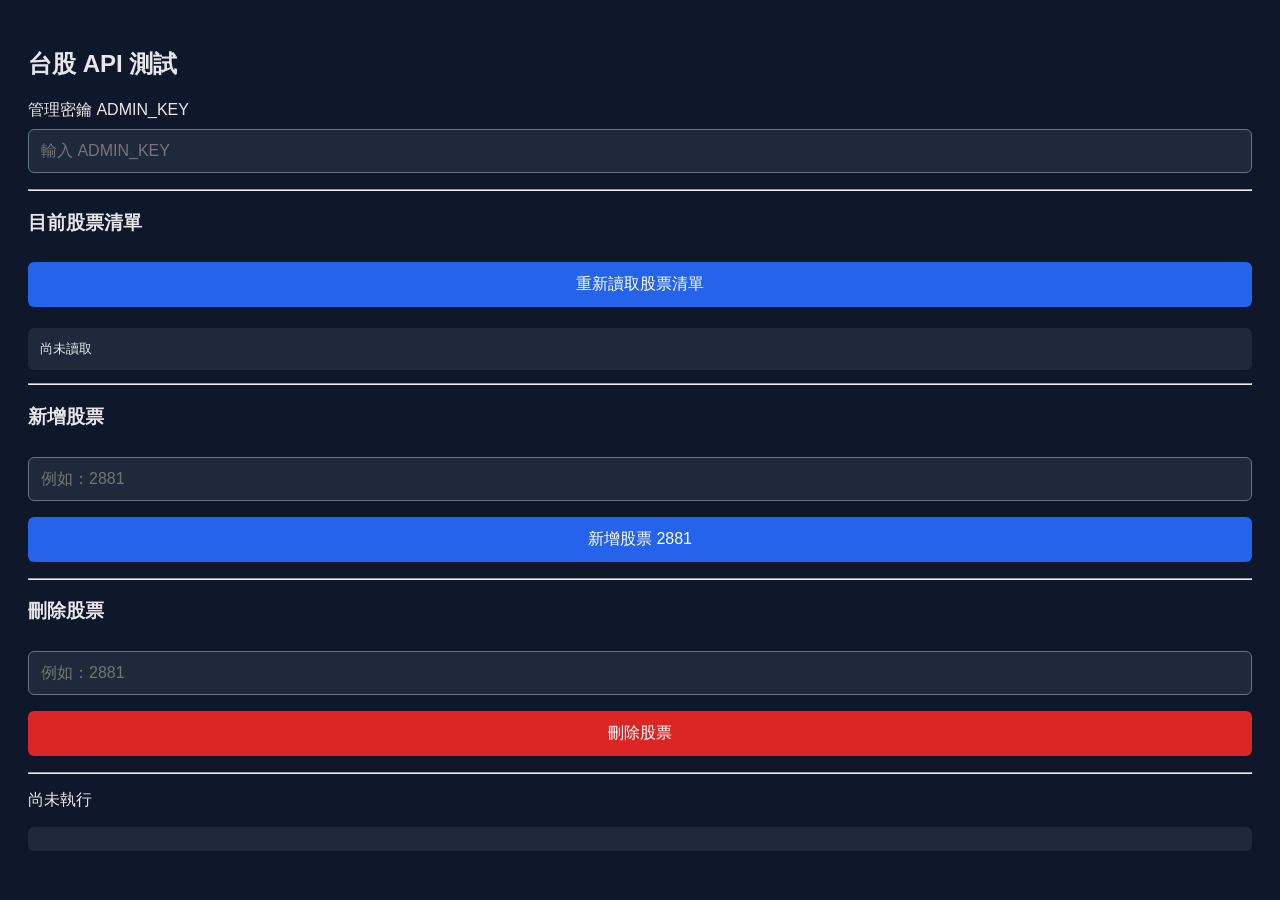
<file: watchlist-api.html>
<!DOCTYPE html>
<html lang="zh-Hant">
<head>
<meta charset="UTF-8">
<meta name="viewport" content="width=device-width, initial-scale=1">
<title>台股 API 測試</title>

<style>
body {
  font-family: sans-serif;
  background: #0f172a;
  color: #e5e7eb;
  padding: 20px;
}

input,
button {
  box-sizing: border-box;
  width: 100%;
  padding: 12px;
  margin: 8px 0;
  font-size: 16px;
}

input {
  background: #1e293b;
  color: white;
  border: 1px solid #64748b;
  border-radius: 6px;
}

button {
  background: #2563eb;
  color: white;
  border: 0;
  border-radius: 6px;
}

button.delete {
  background: #dc2626;
}

pre {
  white-space: pre-wrap;
  overflow-wrap: anywhere;
  background: #1e293b;
  padding: 12px;
  border-radius: 6px;
}
</style>
</head>

<body>

<h2>台股 API 測試</h2>

<label>管理密鑰 ADMIN_KEY</label>

<input
  id="adminKey"
  type="password"
  autocomplete="off"
  placeholder="輸入 ADMIN_KEY"
>

<hr>

<h3>目前股票清單</h3>

<button id="loadBtn">
  重新讀取股票清單
</button>

<pre id="stocks">尚未讀取</pre>

<hr>

<h3>新增股票</h3>

<input
  id="stockCode"
  type="text"
  inputmode="numeric"
  maxlength="6"
  placeholder="例如：2881"
>

<button id="addBtn">
  新增股票 2881
</button>

<hr>

<h3>刪除股票</h3>

<input
  id="deleteCode"
  type="text"
  inputmode="numeric"
  maxlength="6"
  placeholder="例如：2881"
>

<button id="deleteBtn" class="delete">
  刪除股票
</button>

<hr>

<p id="status">尚未執行</p>

<pre id="result"></pre>

<script>

const API =
  "https://tw-stock-config-api.before2year.workers.dev";

function getKey() {
  return document.getElementById("adminKey").value.trim();
}

async function apiRequest(method, body = null) {

  const key = getKey();

  if (!key) {
    throw new Error("請先輸入 ADMIN_KEY");
  }

  const options = {
    method: method,
    headers: {
      "X-Admin-Key": key,
      "Content-Type": "application/json"
    },
    cache: "no-store"
  };

  if (body) {
    options.body = JSON.stringify(body);
  }

  const response = await fetch(API, options);

  const data = await response.json();

  if (!response.ok) {
    throw new Error(
      data.error || `HTTP ${response.status}`
    );
  }

  return data;
}

async function loadStocks() {

  const status =
    document.getElementById("status");

  const result =
    document.getElementById("result");

  const stocks =
    document.getElementById("stocks");

  status.textContent = "讀取中……";
  result.textContent = "";

  try {

    const data =
      await apiRequest("GET");

    stocks.textContent =
      data.stocks.join("、");

    result.textContent =
      JSON.stringify(data, null, 2);

    status.textContent =
      "讀取成功";

  } catch (error) {

    status.textContent =
      "讀取失敗：" + error.message;

  }
}

async function addStock() {

  const code =
    document.getElementById("stockCode").value.trim();

  const status =
    document.getElementById("status");

  const result =
    document.getElementById("result");

  if (!/^[0-9]{4,6}$/.test(code)) {

    status.textContent =
      "股票代碼格式錯誤";

    return;
  }

  status.textContent =
    "新增中……";

  result.textContent = "";

  try {

    const data =
      await apiRequest(
        "POST",
        {
          action: "add",
          stock: code
        }
      );

    document.getElementById("stocks").textContent =
      data.stocks.join("、");

    result.textContent =
      JSON.stringify(data, null, 2);

    status.textContent =
      data.workflowTriggered
        ? "新增成功，分析已觸發"
        : "新增成功，但分析未觸發";

  } catch (error) {

    status.textContent =
      "新增失敗：" + error.message;

  }
}

async function deleteStock() {

  const code =
    document.getElementById("deleteCode").value.trim();

  const status =
    document.getElementById("status");

  const result =
    document.getElementById("result");

  if (!/^[0-9]{4,6}$/.test(code)) {

    status.textContent =
      "股票代碼格式錯誤";

    return;
  }

  if (!confirm("確定要刪除 " + code + "？")) {
    return;
  }

  status.textContent =
    "刪除中……";

  result.textContent = "";

  try {

    const data =
      await apiRequest(
        "POST",
        {
          action: "delete",
          stock: code
        }
      );

    document.getElementById("stocks").textContent =
      data.stocks.join("、");

    result.textContent =
      JSON.stringify(data, null, 2);

    status.textContent =
      data.workflowTriggered
        ? "刪除成功，分析已觸發"
        : "刪除成功，但分析未觸發";

  } catch (error) {

    status.textContent =
      "刪除失敗：" + error.message;

  }
}

document
  .getElementById("loadBtn")
  .addEventListener(
    "click",
    loadStocks
  );

document
  .getElementById("addBtn")
  .addEventListener(
    "click",
    addStock
  );

document
  .getElementById("deleteBtn")
  .addEventListener(
    "click",
    deleteStock
  );

</script>

</body>
</html>
</file>
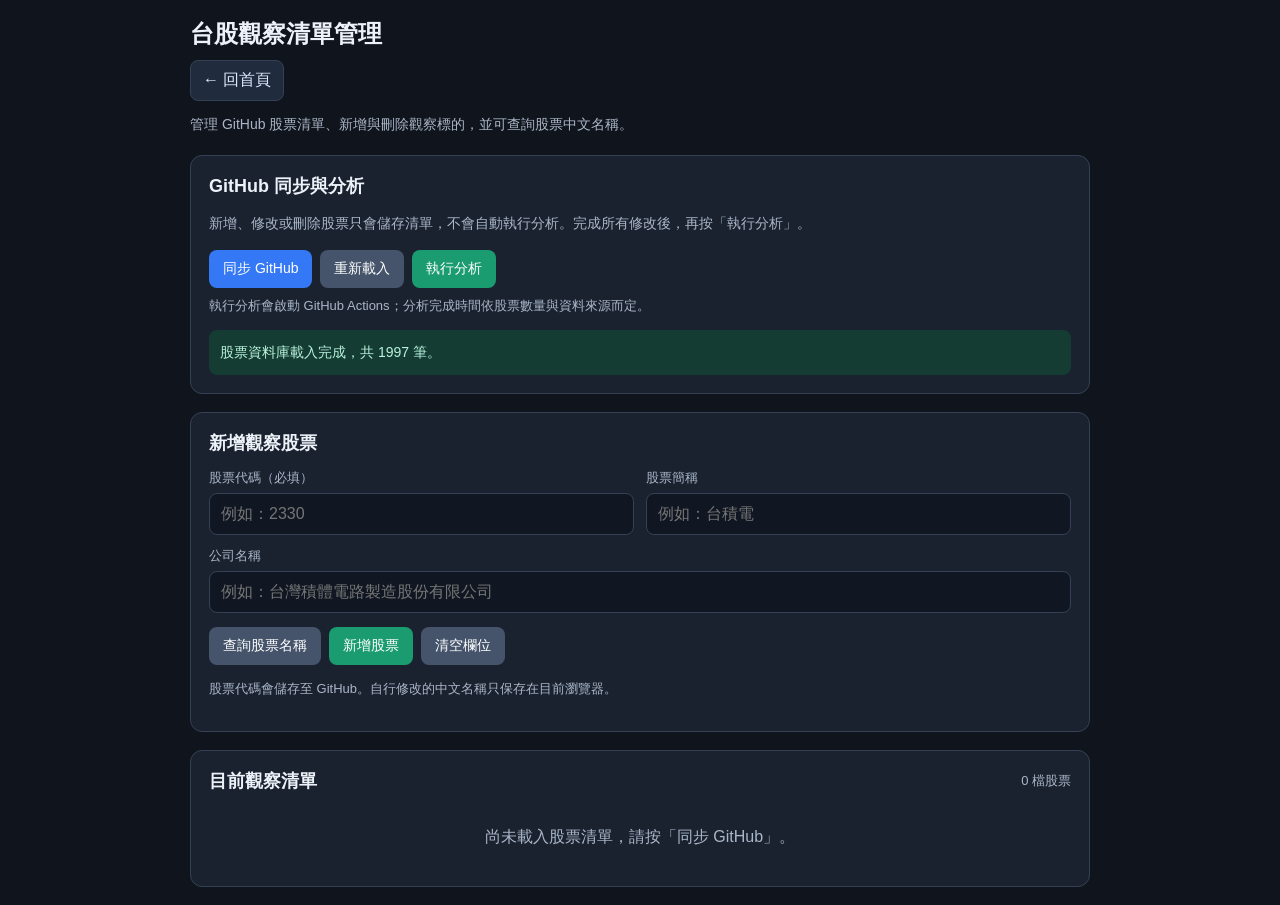
<file: watchlist.html>
<!DOCTYPE html>
<html lang="zh-Hant">
<head>
<meta charset="UTF-8">
<meta name="viewport" content="width=device-width, initial-scale=1">
<meta name="theme-color" content="#10141c">
<title>台股觀察清單管理</title>
<style>
:root{color-scheme:dark;--bg:#10141c;--panel:#1a2230;--border:#344155;--text:#edf2f8;--muted:#aab6c7;--blue:#3478f6;--green:#1b9c70;--red:#d64b55;}
*{box-sizing:border-box}
body{margin:0;padding:18px;background:var(--bg);color:var(--text);font-family:-apple-system,BlinkMacSystemFont,"Microsoft JhengHei","Noto Sans TC",sans-serif}
.container{max-width:900px;margin:auto}
h1{font-size:24px;margin:0 0 10px}
h2{font-size:18px;margin:0 0 14px}
.subtitle,.note{color:var(--muted);font-size:14px;line-height:1.7}
.back-btn{display:inline-block;margin:0 0 12px;padding:9px 12px;border:1px solid var(--border);border-radius:8px;color:#dce8ff;text-decoration:none;background:#202c3d}
.back-btn:hover{background:#2b3b53}
.panel{margin-top:18px;padding:18px;background:var(--panel);border:1px solid var(--border);border-radius:12px}
.form-grid{display:grid;grid-template-columns:repeat(2,minmax(0,1fr));gap:12px}
.field{min-width:0}
label{display:block;margin-bottom:6px;color:var(--muted);font-size:13px}
input{width:100%;min-width:0;padding:11px;border:1px solid var(--border);border-radius:8px;background:#101722;color:var(--text);font-size:16px}
input:focus{outline:2px solid var(--blue);border-color:transparent}
.actions{display:flex;flex-wrap:wrap;gap:8px;margin-top:14px}
button{padding:10px 14px;border:0;border-radius:8px;background:var(--blue);color:white;font-size:14px;cursor:pointer}
button.secondary{background:#45546b}
button.success{background:var(--green)}
button.danger{background:var(--red)}
button:disabled{opacity:.5;cursor:not-allowed}
.status{display:none;margin-top:14px;padding:11px;border-radius:8px;line-height:1.6;font-size:14px;overflow-wrap:anywhere}
.status.success{display:block;background:#153c32;color:#b8f3dc}
.status.warning{display:block;background:#48351b;color:#ffe0a4}
.status.error{display:block;background:#4a252b;color:#ffd0d4}
.status a{color:#fff;text-decoration:underline}
.list-header{display:flex;justify-content:space-between;align-items:center;gap:10px;flex-wrap:wrap}
.count{color:var(--muted);font-size:13px}
.stock-list{display:grid;gap:10px;margin-top:14px}
.stock-card{padding:14px;background:#121a26;border:1px solid var(--border);border-radius:10px}
.stock-top{display:flex;align-items:flex-start;justify-content:space-between;gap:10px}
.stock-code{font-size:18px;font-weight:700}
.stock-name{margin-top:5px;overflow-wrap:anywhere}
.stock-company{margin-top:4px;color:var(--muted);font-size:13px}
.stock-actions{display:flex;gap:6px;flex-wrap:wrap}
.stock-actions button{padding:7px 10px;font-size:13px}
.empty{padding:20px 0;color:var(--muted);text-align:center}
.note{font-size:13px}
.analysis-note{margin-top:8px;color:var(--muted);font-size:13px;line-height:1.6}
@media(max-width:520px){
  body{padding:12px}
  .panel{padding:14px}
  .form-grid{grid-template-columns:1fr}
  h1{font-size:21px}
  .stock-top{flex-direction:column}
  .stock-actions{width:100%}
}
</style>
</head>
<body>
<div class="container">
  <h1>台股觀察清單管理</h1>
  <a class="back-btn" href="index.html">← 回首頁 </a>
  <div class="subtitle">管理 GitHub 股票清單、新增與刪除觀察標的，並可查詢股票中文名稱。</div>

  <section class="panel">
    <h2>GitHub 同步與分析</h2>
    <div class="subtitle">新增、修改或刪除股票只會儲存清單，不會自動執行分析。完成所有修改後，再按「執行分析」。</div>
    <div class="actions">
      <button id="syncButton" onclick="syncGitHub()">同步 GitHub</button>
      <button class="secondary" onclick="loadStockDatabase()">重新載入</button>
      <button id="analysisButton" class="success" onclick="runAnalysis()">執行分析</button>
    </div>
    <div class="analysis-note">執行分析會啟動 GitHub Actions；分析完成時間依股票數量與資料來源而定。</div>
    <div id="status" class="status" role="status" aria-live="polite"></div>
  </section>

  <section class="panel">
    <h2 id="formTitle">新增觀察股票</h2>
    <div class="form-grid">
      <div class="field">
        <label for="stockCode">股票代碼（必填）</label>
        <input id="stockCode" inputmode="numeric" maxlength="6" placeholder="例如：2330">
      </div>
      <div class="field">
        <label for="shortName">股票簡稱</label>
        <input id="shortName" maxlength="40" placeholder="例如：台積電">
      </div>
      <div class="field" style="grid-column:1/-1">
        <label for="companyName">公司名稱</label>
        <input id="companyName" maxlength="100" placeholder="例如：台灣積體電路製造股份有限公司">
      </div>
    </div>
    <div class="actions">
      <button class="secondary" onclick="lookupCurrentStock()">查詢股票名稱</button>
      <button id="saveButton" class="success" onclick="saveCurrentStock()">新增股票</button>
      <button id="cancelButton" class="secondary" onclick="cancelEdit()" hidden>取消編輯</button>
      <button class="secondary" onclick="clearForm()">清空欄位</button>
    </div>
    <p class="note">股票代碼會儲存至 GitHub。自行修改的中文名稱只保存在目前瀏覽器。</p>
  </section>

  <section class="panel">
    <div class="list-header">
      <h2 style="margin:0">目前觀察清單</h2>
      <span id="stockCount" class="count">0 檔股票</span>
    </div>
    <div id="stockList" class="stock-list">
      <div class="empty">尚未載入股票清單</div>
    </div>
  </section>
</div>

<script>
"use strict";

const API_URL = "https://tw-stock-config-api.before2year.workers.dev";
const LOCAL_LIST_KEY = "twStockWatchlist";
const LOCAL_NAMES_KEY = "twStockDisplayNames";

let watchlist = [];
let stockDatabase = {};
let remoteLoaded = false;
let editingCode = null;
let adminKey = "";
let busy = false;

function showStatus(message, type = "success", link = null) {
  const el = document.getElementById("status");
  el.className = "status " + type;
  el.replaceChildren(document.createTextNode(message));

  if (link) {
    el.appendChild(document.createTextNode(" "));
    const a = document.createElement("a");
    a.href = link;
    a.target = "_blank";
    a.rel = "noopener noreferrer";
    a.textContent = "查看 GitHub Actions 執行紀錄";
    el.appendChild(a);
  }
}

function setBusy(value) {
  busy = value;
  document.querySelectorAll("button").forEach(
    button => button.disabled = value
  );
}

function getAdminKey() {
  if (adminKey) return adminKey;

  const value = prompt(
    "請輸入 Cloudflare Worker 的 ADMIN_KEY。\n請勿將金鑰提供給他人。"
  );

  if (value === null || !value.trim()) {
    throw new Error("已取消操作，未輸入管理金鑰。");
  }

  adminKey = value.trim();
  return adminKey;
}

async function apiRequest(method, payload = null) {
  const headers = {
    "X-Admin-Key": getAdminKey()
  };

  const options = {
    method,
    headers
  };

  if (method !== "GET") {
    headers["Content-Type"] = "application/json";
    options.body = JSON.stringify(payload || {});
  }

  let response;

  try {
    response = await fetch(API_URL, options);
  } catch {
    throw new Error(
      "無法連線至 Cloudflare Worker。請確認網路、API 網址與 CORS 設定。"
    );
  }

  let result;

  try {
    result = await response.json();
  } catch {
    throw new Error(
      "API 回應不是有效的 JSON，HTTP 狀態：" + response.status
    );
  }

  if (!response.ok || result.ok === false) {
    if (response.status === 401 || response.status === 403) {
      adminKey = "";
      throw new Error(
        "管理金鑰驗證失敗。請再次操作並輸入正確的 ADMIN_KEY。"
      );
    }

    throw new Error(
      result.error ||
      result.message ||
      ("API 請求失敗，HTTP 狀態：" + response.status)
    );
  }

  return result;
}

function readLocalNames() {
  try {
    const data = JSON.parse(
      localStorage.getItem(LOCAL_NAMES_KEY) || "{}"
    );

    return data && typeof data === "object" ? data : {};
  } catch {
    return {};
  }
}

function saveLocalNames() {
  const names = {};

  watchlist.forEach(stock => {
    names[stock.code] = {
      shortName: stock.shortName || "",
      companyName: stock.companyName || ""
    };
  });

  try {
    localStorage.setItem(LOCAL_NAMES_KEY, JSON.stringify(names));
    localStorage.setItem(LOCAL_LIST_KEY, JSON.stringify(watchlist));
  } catch {
    showStatus(
      "清單已更新，但瀏覽器無法儲存本機名稱快取。",
      "warning"
    );
  }
}

function loadLocalList() {
  try {
    const data = JSON.parse(
      localStorage.getItem(LOCAL_LIST_KEY) || "[]"
    );

    if (Array.isArray(data)) {
      watchlist = data
        .filter(item => item && /^\d{4,6}$/.test(String(item.code || "")))
        .map(item => ({
          code: String(item.code),
          shortName: String(item.shortName || ""),
          companyName: String(item.companyName || "")
        }));
    }
  } catch {
    watchlist = [];
  }
}

function parseStockDatabase(data) {
  stockDatabase = {};
  let items;

  if (Array.isArray(data)) {
    items = data;
  } else if (data && Array.isArray(data.stocks)) {
    items = data.stocks;
  } else if (data && typeof data === "object") {
    items = Object.entries(data)
      .filter(([key]) => /^\d{4,6}$/.test(key))
      .map(([key, value]) =>
        typeof value === "string"
          ? { stock_id: key, short_name: value }
          : {
              stock_id: key,
              ...(value && typeof value === "object" ? value : {})
            }
      );
  } else {
    throw new Error("stocks.json 格式不正確。");
  }

  items.forEach(item => {
    if (!item || typeof item !== "object") return;

    const code = String(
      item.stock_id ??
      item.stockCode ??
      item.stock_code ??
      item.code ??
      item.symbol ??
      item.id ??
      ""
    ).trim();

    if (!/^\d{4,6}$/.test(code)) return;

    stockDatabase[code] = {
      shortName: String(
        item.short_name ??
        item.shortName ??
        item.stock_name ??
        item.stockName ??
        item.name ??
        item.label ??
        ""
      ).trim(),
      companyName: String(
        item.company_name ??
        item.companyName ??
        item.full_name ??
        item.fullName ??
        ""
      ).trim()
    };
  });

  return Object.keys(stockDatabase).length;
}

async function loadStockDatabase() {
  try {
    const response = await fetch("./stocks.json", {
      cache: "no-store"
    });

    if (!response.ok) {
      throw new Error("HTTP " + response.status);
    }

    const count = parseStockDatabase(await response.json());

    showStatus(
      "股票資料庫載入完成，共 " + count + " 筆。",
      "success"
    );

    renderWatchlist();
  } catch {
    showStatus(
      "無法載入 stocks.json。請確認檔案存在且 GitHub Pages 已部署。",
      "warning"
    );
  }
}

function findStockInfo(code) {
  const local = readLocalNames()[code] || {};
  const database = stockDatabase[code] || {};

  return {
    shortName: local.shortName || database.shortName || "",
    companyName: local.companyName || database.companyName || ""
  };
}

function lookupCurrentStock() {
  const code = document.getElementById("stockCode").value.trim();

  if (!/^\d{4,6}$/.test(code)) {
    showStatus("請先輸入 4～6 位數字的股票代碼。", "warning");
    return;
  }

  const info = findStockInfo(code);

  document.getElementById("shortName").value = info.shortName;
  document.getElementById("companyName").value = info.companyName;

  showStatus(
    info.shortName || info.companyName
      ? "已查到股票名稱資料。"
      : "股票資料庫沒有這個代碼的名稱，您仍可手動輸入。",
    info.shortName || info.companyName ? "success" : "warning"
  );
}

async function fetchRemoteStocks() {
  const result = await apiRequest("GET");

  if (!Array.isArray(result.stocks)) {
    throw new Error("API 回傳內容缺少有效的 stocks 陣列。");
  }

  const codes = result.stocks.map(item =>
    String(
      typeof item === "object"
        ? item.stock_id ?? item.code ?? ""
        : item
    ).trim()
  );

  if (codes.some(code => !/^\d{4,6}$/.test(code))) {
    throw new Error(
      "GitHub 清單含有無效股票代碼，請檢查 config.json。"
    );
  }

  return [...new Set(codes)];
}

function buildDisplayList(codes) {
  const old = new Map(
    watchlist.map(stock => [stock.code, stock])
  );

  return codes.map(code => {
    const previous = old.get(code) || {};
    const info = findStockInfo(code);

    return {
      code,
      shortName: previous.shortName || info.shortName || "",
      companyName: previous.companyName || info.companyName || ""
    };
  });
}

async function loadRemoteWatchlist() {
  const codes = await fetchRemoteStocks();

  watchlist = buildDisplayList(codes);
  remoteLoaded = true;

  saveLocalNames();
  renderWatchlist();

  return codes;
}

async function syncGitHub() {
  if (busy) return;

  setBusy(true);

  try {
    const codes = await loadRemoteWatchlist();

    showStatus(
      `已從 GitHub 載入 ${codes.length} 檔股票，清單已同步。`,
      "success"
    );
  } catch (error) {
    showStatus(error.message || "同步失敗。", "error");
  } finally {
    setBusy(false);
  }
}

function getFormStock() {
  return {
    code: document.getElementById("stockCode").value.trim(),
    shortName: document.getElementById("shortName").value.trim(),
    companyName: document.getElementById("companyName").value.trim()
  };
}

async function saveCurrentStock() {
  if (busy) return;

  const stock = getFormStock();

  if (!/^\d{4,6}$/.test(stock.code)) {
    showStatus("股票代碼必須是 4～6 位數字。", "warning");
    return;
  }

  if (!remoteLoaded) {
    showStatus("請先按「同步 GitHub」，再新增或編輯股票。", "warning");
    return;
  }

  if (!stock.shortName && !stock.companyName) {
    const info = findStockInfo(stock.code);
    stock.shortName = info.shortName;
    stock.companyName = info.companyName;
  }

  setBusy(true);

  try {
    if (editingCode !== null) {
      const oldCode = editingCode;
      const index = watchlist.findIndex(
        item => item.code === oldCode
      );

      if (index < 0) {
        throw new Error("找不到正在編輯的股票，請重新同步。");
      }

      if (
        stock.code !== oldCode &&
        watchlist.some(item => item.code === stock.code)
      ) {
        throw new Error("這個股票代碼已存在於觀察清單。");
      }

      if (stock.code !== oldCode) {
        const codes = watchlist.map(item =>
          item.code === oldCode ? stock.code : item.code
        );

        const result = await apiRequest("POST", {
          action: "replace",
          stocks: codes
        });

        const returnedCodes = (result.stocks || codes).map(item =>
          String(
            typeof item === "object"
              ? item.stock_id ?? item.code ?? ""
              : item
          )
        );

        watchlist = buildDisplayList(returnedCodes);

        const newIndex = watchlist.findIndex(
          item => item.code === stock.code
        );

        if (newIndex >= 0) {
          watchlist[newIndex] = stock;
        }

        showStatus(
          "股票代碼已更新並儲存至 GitHub；尚未執行分析。",
          "success"
        );
      } else {
        watchlist[index] = stock;

        showStatus(
          "股票名稱已更新於目前瀏覽器；未修改 GitHub 股票清單。",
          "success"
        );
      }

      saveLocalNames();
      renderWatchlist();
      cancelEdit();
      return;
    }

    if (watchlist.some(item => item.code === stock.code)) {
      throw new Error("這個股票代碼已存在於觀察清單。");
    }

    const result = await apiRequest("POST", {
      action: "add",
      stock: stock.code
    });

    const returnedCodes = (result.stocks || [
      ...watchlist.map(item => item.code),
      stock.code
    ]).map(item =>
      String(
        typeof item === "object"
          ? item.stock_id ?? item.code ?? ""
          : item
      )
    );

    watchlist = buildDisplayList(returnedCodes);

    const index = watchlist.findIndex(
      item => item.code === stock.code
    );

    if (index >= 0) {
      watchlist[index] = stock;
    }

    saveLocalNames();
    renderWatchlist();
    clearForm();

    showStatus(
      result.message ||
      "股票已新增並儲存至 GitHub；尚未執行分析。",
      "success"
    );
  } catch (error) {
    showStatus(error.message || "儲存失敗。", "error");
  } finally {
    setBusy(false);
  }
}

function editStock(code) {
  const stock = watchlist.find(item => item.code === code);

  if (!stock) {
    showStatus("找不到這檔股票。", "warning");
    return;
  }

  editingCode = code;

  document.getElementById("stockCode").value = stock.code;
  document.getElementById("shortName").value = stock.shortName;
  document.getElementById("companyName").value = stock.companyName;
  document.getElementById("formTitle").textContent = "編輯觀察股票";
  document.getElementById("saveButton").textContent = "儲存修改";
  document.getElementById("cancelButton").hidden = false;
  document.getElementById("stockCode").focus();

  window.scrollTo({
    top: 0,
    behavior: "smooth"
  });
}

function cancelEdit() {
  editingCode = null;

  document.getElementById("formTitle").textContent = "新增觀察股票";
  document.getElementById("saveButton").textContent = "新增股票";
  document.getElementById("cancelButton").hidden = true;

  clearForm();
}

function clearForm() {
  document.getElementById("stockCode").value = "";
  document.getElementById("shortName").value = "";
  document.getElementById("companyName").value = "";
}

async function deleteStock(code) {
  if (busy) return;

  const stock = watchlist.find(item => item.code === code);

  if (!stock) {
    showStatus("找不到這檔股票。", "warning");
    return;
  }

  if (!remoteLoaded) {
    showStatus("請先同步 GitHub，再刪除股票。", "warning");
    return;
  }

  if (!confirm(
    `確定要刪除 ${code} ${stock.shortName || ""} 嗎？\n\n` +
    "此操作只會更新 GitHub 清單，不會自動執行分析。"
  )) {
    return;
  }

  setBusy(true);

  try {
    const result = await apiRequest("POST", {
      action: "delete",
      stock: code
    });

    const returnedCodes = (result.stocks ||
      watchlist
        .filter(item => item.code !== code)
        .map(item => item.code)
    ).map(item =>
      String(
        typeof item === "object"
          ? item.stock_id ?? item.code ?? ""
          : item
      )
    );

    watchlist = buildDisplayList(returnedCodes);

    saveLocalNames();
    renderWatchlist();

    if (editingCode === code) {
      cancelEdit();
    }

    showStatus(
      result.message ||
      "股票已從 GitHub 清單刪除；尚未執行分析。",
      "success"
    );
  } catch (error) {
    showStatus(error.message || "刪除失敗。", "error");
  } finally {
    setBusy(false);
  }
}

async function runAnalysis() {
  if (busy) return;

  if (!remoteLoaded) {
    showStatus(
      "請先按「同步 GitHub」，確認目前股票清單已同步，再執行分析。",
      "warning"
    );
    return;
  }

  if (!confirm(
    "確定要執行一次完整股票分析嗎？\n\n" +
    "這會啟動 GitHub Actions；請勿連續重複點擊。"
  )) {
    return;
  }

  setBusy(true);
  showStatus("正在送出分析工作，請稍候……", "warning");

  try {
    const result = await apiRequest("POST", {
      action: "run_analysis"
    });

    showStatus(
      result.message || "分析工作已送出。請稍後查看執行結果。",
      "success",
      result.workflow?.runUrl || null
    );
  } catch (error) {
    showStatus(error.message || "分析工作觸發失敗。", "error");
  } finally {
    setBusy(false);
  }
}

function renderWatchlist() {
  const container = document.getElementById("stockList");

  document.getElementById("stockCount").textContent =
    watchlist.length + " 檔股票";

  container.replaceChildren();

  if (!watchlist.length) {
    const empty = document.createElement("div");
    empty.className = "empty";
    empty.textContent = remoteLoaded
      ? "GitHub 目前沒有觀察股票。"
      : "尚未載入股票清單，請按「同步 GitHub」。";

    container.appendChild(empty);
    return;
  }

  watchlist.forEach(stock => {
    const card = document.createElement("div");
    card.className = "stock-card";

    const top = document.createElement("div");
    top.className = "stock-top";

    const info = document.createElement("div");

    const code = document.createElement("div");
    code.className = "stock-code";
    code.textContent = stock.code;

    const name = document.createElement("div");
    name.className = "stock-name";
    name.textContent = stock.shortName || "尚無股票簡稱";

    const company = document.createElement("div");
    company.className = "stock-company";
    company.textContent = stock.companyName || "尚無公司名稱";

    info.append(code, name, company);

    const actions = document.createElement("div");
    actions.className = "stock-actions";

    const edit = document.createElement("button");
    edit.className = "secondary";
    edit.textContent = "編輯";
    edit.onclick = () => editStock(stock.code);

    const del = document.createElement("button");
    del.className = "danger";
    del.textContent = "刪除";
    del.onclick = () => deleteStock(stock.code);

    actions.append(edit, del);
    top.append(info, actions);
    card.appendChild(top);
    container.appendChild(card);
  });
}

function init() {
  loadLocalList();
  renderWatchlist();
  loadStockDatabase();
}

init();
</script>
</body>
</html>
</file>
<file: css/style.css>
:root {
  color-scheme: dark;
  --bg: #101827;
  --panel: #1b2638;
  --panel-light: #202f45;
  --panel-deep: #111c2d;
  --border: #334155;
  --text: #e5edf7;
  --muted: #9aabc1;
  --red: #ff7272;
  --green: #4ade80;
  --blue: #60a5fa;
  --yellow: #fbbf24;
}

* {
  box-sizing: border-box;
}

html {
  -webkit-text-size-adjust: 100%;
}

body {
  margin: 0;
  background: var(--bg);
  color: var(--text);
  font-family: Arial, "Microsoft JhengHei", sans-serif;
  line-height: 1.55;
}

.container {
  max-width: 1200px;
  margin: auto;
  padding: 18px;
}

/* =====================================================
   頁首及操作工具列
   ===================================================== */

header {
  display: flex;
  justify-content: space-between;
  align-items: center;
  gap: 12px;
  flex-wrap: wrap;
  padding-bottom: 12px;
  border-bottom: 1px solid var(--border);
}

h1 {
  font-size: 23px;
  margin: 8px 0;
  letter-spacing: .4px;
}

h2 {
  font-size: 17px;
  margin: 0 0 12px;
}

button,
input,
select {
  background: #263449;
  color: var(--text);
  border: 1px solid var(--border);
  border-radius: 8px;
  padding: 10px;
  font-size: 14px;
  font-family: inherit;
}

button {
  cursor: pointer;
  transition: border-color .18s ease, background .18s ease;
}

button:hover {
  border-color: var(--blue);
}

button:disabled {
  opacity: .55;
  cursor: wait;
}

button:focus-visible,
input:focus-visible,
select:focus-visible {
  outline: 2px solid var(--blue);
  outline-offset: 2px;
}

a {
  color: var(--blue);
  text-decoration: none;
}

.toolbar {
  display: flex;
  flex-wrap: wrap;
  gap: 8px;
  margin: 14px 0;
}

.toolbar input {
  flex: 1;
  min-width: 150px;
}

#message {
  color: var(--muted);
  font-size: 13px;
  margin: 12px 0;
  white-space: pre-wrap;
  overflow-wrap: anywhere;
}

/* =====================================================
   股票卡片排列
   ===================================================== */

.stock-grid {
  display: grid;
  grid-template-columns: repeat(auto-fit, minmax(280px, 1fr));
  align-items: start;
  gap: 14px;
}

.stock-card {
  background: var(--panel);
  border: 1px solid var(--border);
  border-radius: 14px;
  padding: 16px;
  min-width: 0;
  box-shadow: 0 3px 12px rgba(0, 0, 0, .13);
}

/* =====================================================
   股票識別及評分
   ===================================================== */

.stock-header {
  display: flex;
  justify-content: space-between;
  gap: 10px;
  align-items: flex-start;
  padding-bottom: 12px;
  border-bottom: 1px solid rgba(51, 65, 85, .7);
}

.stock-id {
  font-size: 19px;
  font-weight: bold;
  color: var(--blue);
  font-variant-numeric: tabular-nums;
}

.company-short {
  font-size: 17px;
  font-weight: bold;
  margin-top: 4px;
}

.company-full {
  font-size: 12px;
  color: var(--muted);
  margin-top: 4px;
  overflow-wrap: anywhere;
}

.status {
  font-size: 12px;
  border: 1px solid var(--border);
  border-radius: 20px;
  padding: 5px 9px;
  white-space: nowrap;
  background: rgba(17, 28, 45, .7);
}

.score-area {
  display: flex;
  align-items: center;
  gap: 12px;
  margin: 14px 0;
  padding: 13px;
  background: linear-gradient(
    135deg,
    rgba(96, 165, 250, .10),
    rgba(17, 28, 45, .55)
  );
  border: 1px solid rgba(96, 165, 250, .20);
  border-radius: 10px;
}

.score {
  font-size: 40px;
  font-weight: bold;
  line-height: 1.15;
  font-variant-numeric: tabular-nums;
}

.score-label {
  font-size: 12px;
  color: var(--muted);
  line-height: 1.7;
}

/* =====================================================
   核心指標
   ===================================================== */

.metrics {
  display: grid;
  grid-template-columns: 1fr 1fr;
  gap: 9px;
}

.metric {
  background: var(--panel-deep);
  border: 1px solid rgba(51, 65, 85, .55);
  border-radius: 9px;
  padding: 12px;
  min-width: 0;
}

.metric-title {
  font-size: 12px;
  color: var(--muted);
  margin-bottom: 7px;
}

.metric-value {
  font-size: 19px;
  font-weight: bold;
  overflow-wrap: anywhere;
  font-variant-numeric: tabular-nums;
}

.metric-sub {
  font-size: 12px;
  color: var(--muted);
  margin-top: 6px;
  overflow-wrap: anywhere;
}

.positive {
  color: var(--red);
}

.negative {
  color: var(--green);
}

.neutral {
  color: var(--muted);
}

.warning {
  color: var(--yellow);
}

/* =====================================================
   一般分析區塊
   ===================================================== */

.section {
  margin-top: 15px;
  padding-top: 13px;
  border-top: 1px solid var(--border);
  min-width: 0;
}

.section-title {
  font-size: 13px;
  font-weight: bold;
  margin-bottom: 10px;
  display: flex;
  align-items: center;
  flex-wrap: wrap;
  gap: 4px;
}

.indicator-grid {
  display: grid;
  grid-template-columns: 1fr 1fr;
  gap: 8px;
}

.indicator {
  background: var(--panel-deep);
  border: 1px solid rgba(51, 65, 85, .5);
  border-radius: 8px;
  padding: 10px;
  min-width: 0;
}

.indicator-name {
  color: var(--muted);
  font-size: 12px;
}

.indicator-value {
  font-size: 16px;
  font-weight: bold;
  margin-top: 5px;
  overflow-wrap: anywhere;
  font-variant-numeric: tabular-nums;
}

.indicator-sub {
  font-size: 12px;
  margin-top: 5px;
  overflow-wrap: anywhere;
}

/* =====================================================
   評分組成
   ===================================================== */

.score-breakdown {
  display: grid;
  gap: 10px;
}

.score-row {
  display: grid;
  grid-template-columns: 82px minmax(0, 1fr) 56px;
  align-items: center;
  gap: 8px;
  font-size: 12px;
}

.score-track {
  height: 8px;
  background: #0b1220;
  border-radius: 20px;
  overflow: hidden;
}

.score-fill {
  height: 100%;
  border-radius: 20px;
  background: var(--blue);
}

.score-row-value {
  text-align: right;
  white-space: nowrap;
  font-variant-numeric: tabular-nums;
}

/* =====================================================
   完整資料明細
   ===================================================== */

.details {
  display: none;
  border-top: 1px solid var(--border);
  margin-top: 12px;
  padding-top: 12px;
  font-size: 13px;
  line-height: 1.8;
  overflow-wrap: anywhere;
}

.details.open {
  display: block;
}

.detail-line {
  margin: 4px 0;
}

/* =====================================================
   技術分析摘要
   ===================================================== */

.technical-summary {
  display: grid;
  grid-template-columns: 1fr 1fr;
  gap: 8px;
}

.technical-summary-item {
  background: var(--panel-deep);
  border: 1px solid rgba(51, 65, 85, .5);
  border-radius: 8px;
  padding: 10px;
  min-width: 0;
}

.technical-summary-label {
  color: var(--muted);
  font-size: 12px;
}

.technical-summary-value {
  font-size: 15px;
  font-weight: bold;
  margin-top: 5px;
  overflow-wrap: anywhere;
}

.technical-summary-sub {
  color: var(--muted);
  font-size: 11px;
  margin-top: 4px;
}

.technical-meta {
  font-size: 12px;
  color: var(--muted);
  margin-top: 10px;
  line-height: 1.7;
  overflow-wrap: anywhere;
}

/* =====================================================
   展開／縮合按鈕
   保留原有 JS 相鄰面板結構
   ===================================================== */

.technical-toggle,
.institutional-toggle,
.detail-button,
.event-toggle {
  width: 100%;
  margin-top: 10px;
  text-align: left;
  display: flex;
  align-items: center;
  justify-content: space-between;
  gap: 8px;
  min-height: 40px;
  background: #263449;
}

.toggle-arrow {
  color: var(--blue);
  font-size: 16px;
  flex-shrink: 0;
}

.technical-details,
.institutional-details {
  display: none;
  margin-top: 10px;
  padding-top: 10px;
  border-top: 1px solid var(--border);
}

.technical-details.open,
.institutional-details.open {
  display: block;
}

.technical-details .indicator-grid {
  margin-top: 0;
}

.technical-details-note {
  color: var(--muted);
  font-size: 12px;
  line-height: 1.7;
  margin-top: 10px;
}

/* =====================================================
   三大法人
   ===================================================== */

.institutional-summary {
  display: grid;
  grid-template-columns: repeat(3, minmax(0, 1fr));
  gap: 8px;
}

.institutional-item {
  background: var(--panel-deep);
  border: 1px solid rgba(51, 65, 85, .5);
  border-radius: 8px;
  padding: 10px;
  min-width: 0;
}

.institutional-label {
  color: var(--muted);
  font-size: 12px;
}

.institutional-value {
  font-size: 15px;
  font-weight: bold;
  margin-top: 5px;
  overflow-wrap: anywhere;
  font-variant-numeric: tabular-nums;
}

.institutional-sub {
  color: var(--muted);
  font-size: 11px;
  margin-top: 5px;
  overflow-wrap: anywhere;
}

.institutional-meta {
  color: var(--muted);
  font-size: 12px;
  margin-top: 10px;
  line-height: 1.7;
  overflow-wrap: anywhere;
}

.institutional-table {
  width: 100%;
  border-collapse: collapse;
  font-size: 12px;
  table-layout: fixed;
}

.institutional-table th,
.institutional-table td {
  padding: 8px 5px;
  border-bottom: 1px solid var(--border);
  text-align: center;
  overflow-wrap: anywhere;
}

.institutional-table th {
  color: var(--muted);
  font-weight: normal;
}

.institutional-table th:first-child,
.institutional-table td:first-child {
  text-align: left;
  width: 25%;
}

.institutional-note {
  color: var(--muted);
  font-size: 11px;
  line-height: 1.7;
  margin-top: 10px;
}

.institutional-summary-text {
  font-size: 12px;
  margin-top: 10px;
  line-height: 1.6;
  overflow-wrap: anywhere;
}

/* =====================================================
   股票估值
   ===================================================== */

.valuation-section {
  margin-top: 14px;
  padding-top: 12px;
  border-top: 1px solid var(--border);
  min-width: 0;
}

.valuation-header {
  display: flex;
  justify-content: space-between;
  align-items: flex-start;
  gap: 8px;
  flex-wrap: wrap;
  margin-bottom: 10px;
}

.valuation-header .section-title {
  margin-bottom: 0;
}

.valuation-date {
  color: var(--muted);
  font-size: 11px;
  overflow-wrap: anywhere;
}

.valuation-section .metrics {
  grid-template-columns: 1fr 1fr;
  gap: 8px;
}

.valuation-section .metric {
  padding: 10px;
}

.valuation-section .metric-title {
  line-height: 1.5;
}

.valuation-section .metric-value {
  font-size: 17px;
  line-height: 1.5;
}

.valuation-meta {
  color: var(--muted);
  font-size: 12px;
  margin-top: 10px;
  line-height: 1.7;
  overflow-wrap: anywhere;
}

.valuation-message {
  color: var(--muted);
  background: var(--panel-deep);
  border: 1px solid var(--border);
  border-radius: 8px;
  padding: 10px;
  font-size: 12px;
  line-height: 1.7;
  overflow-wrap: anywhere;
}

/* =====================================================
   近 5 個交易日行情
   ===================================================== */

.stock-price-section {
  margin-top: 14px;
  padding-top: 12px;
  border-top: 1px solid var(--border);
  min-width: 0;
}

.stock-price-header {
  display: flex;
  justify-content: space-between;
  align-items: flex-start;
  gap: 8px;
  flex-wrap: wrap;
  margin-bottom: 10px;
}

.stock-price-title {
  font-size: 13px;
  font-weight: bold;
}

.stock-price-market {
  color: var(--muted);
  font-size: 11px;
  white-space: nowrap;
}

.stock-price-summary {
  display: grid;
  grid-template-columns: 1.2fr 1fr 1fr;
  gap: 8px;
}

.stock-price-item {
  background: var(--panel-deep);
  border: 1px solid rgba(51, 65, 85, .5);
  border-radius: 8px;
  padding: 10px;
  min-width: 0;
}

.stock-price-label {
  color: var(--muted);
  font-size: 11px;
  margin-bottom: 6px;
}

.stock-price-value {
  font-size: 17px;
  font-weight: bold;
  line-height: 1.5;
  overflow-wrap: anywhere;
  font-variant-numeric: tabular-nums;
}

.stock-price-main .stock-price-value {
  font-size: 21px;
}

.stock-price-sub {
  color: var(--muted);
  font-size: 11px;
  margin-top: 5px;
  line-height: 1.5;
  overflow-wrap: anywhere;
}

.stock-price-toggle {
  width: 100%;
  margin-top: 10px;
  text-align: left;
  display: flex;
  align-items: center;
  justify-content: space-between;
  gap: 8px;
  min-height: 40px;
}

.stock-price-toggle .toggle-arrow {
  color: var(--blue);
  font-size: 16px;
  flex-shrink: 0;
}

.stock-price-details {
  display: none;
  margin-top: 10px;
  padding-top: 10px;
  border-top: 1px solid var(--border);
  min-width: 0;
}

.stock-price-details.open {
  display: block;
}

.stock-price-table-wrap {
  width: 100%;
  overflow-x: auto;
  -webkit-overflow-scrolling: touch;
}

.stock-price-table {
  width: 100%;
  min-width: 390px;
  border-collapse: collapse;
  font-size: 12px;
  table-layout: fixed;
}

.stock-price-table th,
.stock-price-table td {
  padding: 9px 6px;
  border-bottom: 1px solid var(--border);
  text-align: right;
  white-space: nowrap;
  font-variant-numeric: tabular-nums;
}

.stock-price-table th {
  color: var(--muted);
  font-weight: normal;
}

.stock-price-table th:first-child,
.stock-price-table td:first-child {
  text-align: left;
  width: 25%;
}

.stock-price-table td {
  color: var(--text);
}

.stock-price-table .positive {
  color: var(--red);
  font-weight: bold;
}

.stock-price-table .negative {
  color: var(--green);
  font-weight: bold;
}

.stock-price-table .neutral {
  color: var(--muted);
}

.stock-price-update {
  color: var(--muted);
  font-size: 11px;
  margin-top: 8px;
  line-height: 1.6;
  overflow-wrap: anywhere;
}

.stock-price-empty {
  color: var(--muted);
  background: var(--panel-deep);
  border-radius: 8px;
  padding: 10px;
  font-size: 12px;
  line-height: 1.6;
}

/* =====================================================
   消息面
   ===================================================== */

.event-panel {
  margin-top: 12px;
  min-width: 0;
}

.event-details {
  display: none;
  margin-top: 10px;
  padding-top: 10px;
  border-top: 1px solid var(--border);
}

.event-details.open {
  display: block;
}

.event-list {
  display: grid;
  gap: 8px;
}

.event-item {
  background: var(--panel-deep);
  border: 1px solid rgba(51, 65, 85, .5);
  border-radius: 8px;
  padding: 10px;
  min-width: 0;
}

.event-header {
  display: flex;
  justify-content: space-between;
  align-items: flex-start;
  gap: 8px;
  margin-bottom: 6px;
}

.event-category {
  color: var(--blue);
  font-size: 12px;
  font-weight: bold;
}

.event-date {
  color: var(--muted);
  font-size: 12px;
  white-space: nowrap;
}

.event-title {
  font-size: 13px;
  font-weight: bold;
  line-height: 1.6;
  overflow-wrap: anywhere;
}

.event-meta {
  display: flex;
  flex-direction: column;
  gap: 3px;
  margin-top: 8px;
  color: var(--muted);
  font-size: 12px;
  line-height: 1.6;
  overflow-wrap: anywhere;
}

.event-empty,
.event-error {
  color: var(--muted);
  font-size: 12px;
  line-height: 1.6;
  padding: 10px;
  background: var(--panel-deep);
  border-radius: 8px;
}

/* =====================================================
   每日大盤收盤行情
   ===================================================== */

#marketIndexPanel {
  margin: 12px 0 16px;
}

.market-index-panel {
  background: var(--panel);
  border: 1px solid var(--border);
  border-radius: 14px;
  padding: 16px;
  min-width: 0;
  box-shadow: 0 3px 12px rgba(0, 0, 0, .12);
}

.market-index-header {
  display: flex;
  justify-content: space-between;
  align-items: flex-start;
  gap: 12px;
  margin-bottom: 16px;
}

.market-index-title {
  font-size: 17px;
  font-weight: bold;
}

.market-index-name {
  color: var(--muted);
  font-size: 12px;
  margin-top: 5px;
}

.market-index-date {
  color: var(--muted);
  font-size: 12px;
  text-align: right;
  overflow-wrap: anywhere;
}

.market-index-content {
  display: grid;
  grid-template-columns: 1.5fr 1fr 1fr;
  gap: 10px;
}

.market-index-item {
  background: var(--panel-deep);
  border: 1px solid rgba(51, 65, 85, .5);
  border-radius: 9px;
  padding: 12px;
  min-width: 0;
}

.market-index-label {
  color: var(--muted);
  font-size: 12px;
  margin-bottom: 8px;
}

.market-index-value {
  font-size: 26px;
  font-weight: bold;
  line-height: 1.4;
  overflow-wrap: anywhere;
  font-variant-numeric: tabular-nums;
}

.market-index-change-value {
  font-size: 19px;
  font-weight: bold;
  line-height: 1.5;
  overflow-wrap: anywhere;
  font-variant-numeric: tabular-nums;
}

.market-index-error {
  color: var(--yellow);
  font-size: 12px;
  line-height: 1.7;
  margin-top: 8px;
  overflow-wrap: anywhere;
}

/* =====================================================
   頁尾及其他
   ===================================================== */

.quality {
  color: var(--yellow);
  font-size: 12px;
  margin-top: 12px;
  line-height: 1.7;
  padding: 9px 10px;
  background: rgba(251, 191, 36, .06);
  border-left: 3px solid rgba(251, 191, 36, .65);
  border-radius: 4px;
}

.footer {
  font-size: 12px;
  color: var(--muted);
  margin: 22px 0 8px;
  line-height: 1.7;
}

.empty {
  padding: 30px;
  text-align: center;
  color: var(--muted);
  background: var(--panel);
  border-radius: 12px;
}

.disclaimer {
  color: var(--muted);
  font-size: 11px;
  margin-top: 10px;
  line-height: 1.6;
}

/* =====================================================
   布林突破策略
   ===================================================== */

.breakout-section {
  margin-top: 16px;
  padding-top: 14px;
  border-top: 1px solid var(--border);
  min-width: 0;
}

.breakout-header {
  display: flex;
  justify-content: space-between;
  align-items: center;
  gap: 10px;
  flex-wrap: wrap;
  margin-bottom: 12px;
}

.breakout-title {
  font-size: 14px;
  font-weight: bold;
  letter-spacing: .3px;
}

.breakout-status {
  display: inline-flex;
  align-items: center;
  justify-content: center;
  font-size: 11px;
  font-weight: bold;
  border: 1px solid var(--border);
  border-radius: 20px;
  padding: 5px 11px;
  white-space: nowrap;
  background: var(--panel-deep);
}

.breakout-inactive {
  color: var(--muted);
}

.breakout-watching {
  color: var(--yellow);
  border-color: rgba(251, 191, 36, .5);
  background: rgba(251, 191, 36, .08);
}

.breakout-holding {
  color: var(--red);
  border-color: rgba(255, 114, 114, .5);
  background: rgba(255, 114, 114, .08);
}

.breakout-stopped {
  color: var(--green);
  border-color: rgba(74, 222, 128, .5);
  background: rgba(74, 222, 128, .08);
}

/* 突破摘要 */

.breakout-summary {
  display: grid;
  grid-template-columns: 1fr 1fr;
  gap: 9px;
}

.breakout-summary-item {
  background: var(--panel-deep);
  border: 1px solid rgba(51, 65, 85, .65);
  border-radius: 9px;
  padding: 11px;
  min-width: 0;
}

.breakout-summary-label {
  color: var(--muted);
  font-size: 11px;
  line-height: 1.5;
}

.breakout-summary-value {
  font-size: 16px;
  font-weight: bold;
  margin-top: 6px;
  overflow-wrap: anywhere;
  font-variant-numeric: tabular-nums;
}

/* 觀測清單狀態 */

.breakout-watchlist-badge {
  display: inline-flex;
  align-items: center;
  justify-content: center;
  border-radius: 20px;
  padding: 3px 9px;
  font-size: 12px;
  font-weight: bold;
}

.breakout-watchlist-active {
  color: var(--green);
  background: rgba(74, 222, 128, .08);
  border: 1px solid rgba(74, 222, 128, .4);
}

.breakout-watchlist-inactive {
  color: var(--muted);
  background: rgba(154, 171, 193, .08);
  border: 1px solid rgba(154, 171, 193, .3);
}

.breakout-watchlist-unknown {
  color: var(--yellow);
  background: rgba(251, 191, 36, .08);
  border: 1px solid rgba(251, 191, 36, .35);
}

/* 突破策略原生 details */

.breakout-details {
  margin-top: 12px;
  border: 1px solid var(--border);
  border-radius: 9px;
  overflow: hidden;
  background: rgba(17, 28, 45, .45);
}

.breakout-toggle {
  list-style: none;
  width: 100%;
  background: #263449;
  color: var(--text);
  border: none;
  border-radius: 0;
  padding: 12px;
  font-size: 13px;
  cursor: pointer;
  display: flex;
  justify-content: space-between;
  align-items: center;
  gap: 8px;
  text-align: left;
  transition: background .2s ease;
}

.breakout-toggle::-webkit-details-marker {
  display: none;
}

.breakout-toggle::marker {
  content: "";
}

.breakout-toggle:hover {
  background: #30435d;
}

.breakout-toggle-arrow {
  color: var(--blue);
  font-size: 17px;
  flex-shrink: 0;
  transition: transform .2s ease;
}

.breakout-details[open] .breakout-toggle {
  border-bottom: 1px solid var(--border);
}

.breakout-details[open] .breakout-toggle-arrow {
  transform: rotate(180deg);
}

/* 突破詳細內容 */

.breakout-detail-content {
  padding: 4px 11px 12px;
}

.breakout-subsection {
  margin-top: 13px;
  padding-top: 12px;
  border-top: 1px solid var(--border);
  min-width: 0;
}

.breakout-subsection:first-child {
  margin-top: 8px;
  padding-top: 5px;
  border-top: none;
}

.breakout-subtitle {
  display: flex;
  align-items: center;
  gap: 7px;
  font-size: 13px;
  font-weight: bold;
  margin-bottom: 10px;
  color: var(--blue);
}

.breakout-subtitle::before {
  content: "";
  display: inline-block;
  width: 3px;
  height: 14px;
  border-radius: 3px;
  background: var(--blue);
  flex-shrink: 0;
}

.breakout-fields {
  display: grid;
  grid-template-columns: 1fr 1fr;
  gap: 8px;
}

.breakout-field {
  background: var(--panel-deep);
  border: 1px solid rgba(51, 65, 85, .55);
  border-radius: 8px;
  padding: 10px;
  min-width: 0;
}

.breakout-field-label {
  color: var(--muted);
  font-size: 11px;
  line-height: 1.5;
  margin-bottom: 5px;
}

.breakout-field-value {
  color: var(--text);
  font-size: 13px;
  font-weight: 500;
  line-height: 1.6;
  overflow-wrap: anywhere;
  white-space: pre-wrap;
  font-variant-numeric: tabular-nums;
}

/* 突破空資料 */

.breakout-empty {
  color: var(--muted);
  font-size: 12px;
  line-height: 1.7;
  background: var(--panel-deep);
  border: 1px dashed rgba(51, 65, 85, .8);
  border-radius: 8px;
  padding: 11px 12px;
  overflow-wrap: anywhere;
}

/* 突破歷史訊號及交易紀錄 */

.breakout-history-list {
  display: grid;
  gap: 9px;
}

.breakout-history-item {
  background: var(--panel-deep);
  border: 1px solid var(--border);
  border-radius: 9px;
  padding: 11px;
  min-width: 0;
}

.breakout-history-title {
  display: flex;
  align-items: center;
  flex-wrap: wrap;
  gap: 5px;
  font-size: 12px;
  font-weight: bold;
  margin-bottom: 10px;
  color: var(--text);
  line-height: 1.6;
}

.breakout-history-item .breakout-fields {
  gap: 7px;
}

.breakout-history-item .breakout-field {
  padding: 9px;
}

/* 歷史訊號日期 */

.breakout-signal-history {
  min-width: 0;
}

.breakout-history-date-row {
  display: flex;
  justify-content: space-between;
  align-items: center;
  gap: 10px;
  min-width: 0;
  margin-bottom: 8px;
}

.breakout-history-date {
  color: var(--muted);
  font-size: 12px;
  line-height: 1.6;
  font-variant-numeric: tabular-nums;
  overflow-wrap: anywhere;
}

.breakout-signal-type {
  display: inline-flex;
  align-items: center;
  justify-content: center;
  flex-shrink: 0;
  border: 1px solid var(--border);
  border-radius: 20px;
  padding: 4px 10px;
  font-size: 11px;
  font-weight: bold;
  line-height: 1.4;
  white-space: nowrap;
}

.breakout-signal-watch {
  color: var(--yellow);
  border-color: rgba(251, 191, 36, .45);
  background: rgba(251, 191, 36, .08);
}

.breakout-signal-watch-end {
  color: var(--muted);
  border-color: rgba(154, 171, 193, .4);
  background: rgba(154, 171, 193, .08);
}

.breakout-signal-entry {
  color: var(--red);
  border-color: rgba(255, 114, 114, .45);
  background: rgba(255, 114, 114, .08);
}

.breakout-signal-exit {
  color: var(--blue);
  border-color: rgba(96, 165, 250, .45);
  background: rgba(96, 165, 250, .08);
}

.breakout-signal-stop {
  color: var(--green);
  border-color: rgba(74, 222, 128, .45);
  background: rgba(74, 222, 128, .08);
}

.breakout-signal-other {
  color: var(--muted);
  border-color: var(--border);
  background: rgba(154, 171, 193, .08);
}

.breakout-history-reason {
  color: var(--text);
  font-size: 13px;
  line-height: 1.7;
  overflow-wrap: anywhere;
  white-space: pre-wrap;
}

/* 突破名詞解釋 */

.breakout-signal-glossary {
  margin-top: 14px;
  padding: 12px;
  border: 1px solid rgba(51, 65, 85, .75);
  border-radius: 9px;
  background: rgba(17, 28, 45, .65);
}

.breakout-glossary-title {
  color: var(--blue);
  font-size: 13px;
  font-weight: bold;
  margin-bottom: 10px;
}

.breakout-glossary-list {
  display: grid;
  gap: 10px;
}

.breakout-glossary-item {
  display: grid;
  grid-template-columns: 88px minmax(0, 1fr);
  align-items: start;
  gap: 9px;
  min-width: 0;
}

.breakout-glossary-term {
  color: var(--text);
  font-size: 12px;
  font-weight: bold;
  overflow-wrap: anywhere;
}

.breakout-glossary-description {
  color: var(--muted);
  font-size: 12px;
  line-height: 1.65;
  overflow-wrap: anywhere;
}

/* 突破最後更新資訊 */

.breakout-meta {
  color: var(--muted);
  font-size: 11px;
  line-height: 1.9;
  margin-top: 14px;
  padding: 11px;
  border-top: 1px solid var(--border);
  background: rgba(17, 28, 45, .55);
  border-radius: 0 0 8px 8px;
  overflow-wrap: anywhere;
  font-variant-numeric: tabular-nums;
}

.breakout-meta-row {
  display: flex;
  justify-content: space-between;
  align-items: flex-start;
  gap: 10px;
}

.breakout-meta-row span:last-child {
  text-align: right;
  overflow-wrap: anywhere;
}

/* =====================================================
   手機版
   ===================================================== */

@media (max-width: 480px) {
  .container {
    padding: 12px;
  }

  header {
    align-items: flex-start;
    gap: 8px;
  }

  h1 {
    font-size: 20px;
  }

  header .toolbar {
    width: 100%;
    margin: 6px 0 0;
  }

  header .toolbar button {
    min-height: 40px;
  }

  .toolbar {
    gap: 7px;
  }

  .toolbar input {
    width: 100%;
    min-width: 0;
    min-height: 42px;
  }

  .toolbar select {
    width: 100%;
    min-height: 42px;
  }

  .stock-grid {
    grid-template-columns: minmax(0, 1fr);
    gap: 12px;
  }

  .stock-card {
    padding: 13px;
    border-radius: 12px;
  }

  .stock-header {
    flex-wrap: wrap;
    gap: 8px;
  }

  .stock-id {
    font-size: 18px;
  }

  .company-short {
    font-size: 16px;
  }

  .company-full {
    font-size: 11px;
  }

  .score-area {
    margin: 12px 0;
    padding: 11px;
    gap: 10px;
  }

  .score {
    font-size: 34px;
  }

  .score-label {
    font-size: 11px;
  }

  .metrics {
    gap: 7px;
  }

  .metric {
    padding: 10px;
  }

  .metric-title {
    font-size: 11px;
    line-height: 1.5;
  }

  .metric-value {
    font-size: 17px;
  }

  .metric-sub {
    font-size: 11px;
  }

  .section {
    margin-top: 13px;
    padding-top: 11px;
  }

  .section-title {
    font-size: 13px;
  }

  .indicator-grid {
    gap: 7px;
  }

  .indicator {
    padding: 9px;
  }

  .indicator-name {
    font-size: 11px;
  }

  .indicator-value {
    font-size: 15px;
  }

  .indicator-sub {
    font-size: 11px;
  }

  .score-row {
    grid-template-columns: 70px minmax(0, 1fr) 48px;
    gap: 6px;
    font-size: 11px;
  }

  .technical-summary {
    gap: 7px;
  }

  .technical-summary-item {
    padding: 9px;
  }

  .technical-summary-label {
    font-size: 11px;
  }

  .technical-summary-value {
    font-size: 14px;
  }

  .technical-meta {
    font-size: 11px;
  }

  .institutional-summary {
    grid-template-columns: repeat(3, minmax(0, 1fr));
    gap: 5px;
  }

  .institutional-item {
    padding: 8px 6px;
  }

  .institutional-label {
    font-size: 11px;
  }

  .institutional-value {
    font-size: 13px;
  }

  .institutional-sub {
    font-size: 10px;
  }

  .institutional-table {
    font-size: 11px;
  }

  .institutional-table th,
  .institutional-table td {
    padding: 7px 3px;
  }

  .technical-toggle,
  .institutional-toggle,
  .detail-button,
  .event-toggle,
  .stock-price-toggle {
    min-height: 42px;
    font-size: 12px;
    padding: 10px;
  }

  .details {
    font-size: 12px;
  }

  /* 估值 */

  .valuation-header {
    gap: 5px;
  }

  .valuation-date {
    max-width: 100%;
  }

  .valuation-section .metric {
    padding: 9px;
  }

  .valuation-section .metric-title {
    font-size: 11px;
  }

  .valuation-section .metric-value {
    font-size: 16px;
  }

  .valuation-meta,
  .valuation-message {
    font-size: 11px;
  }

  /* 近 5 個交易日行情 */

  .stock-price-summary {
    grid-template-columns: 1fr 1fr;
    gap: 7px;
  }

  .stock-price-main {
    grid-column: 1 / -1;
  }

  .stock-price-item {
    padding: 9px;
  }

  .stock-price-main .stock-price-value {
    font-size: 22px;
  }

  .stock-price-value {
    font-size: 16px;
  }

  .stock-price-table {
    min-width: 390px;
    font-size: 11px;
  }

  .stock-price-table th,
  .stock-price-table td {
    padding: 8px 5px;
  }

  /* 消息面 */

  .event-header {
    flex-wrap: wrap;
  }

  .event-date {
    white-space: normal;
  }

  .event-title {
    font-size: 12px;
  }

  .event-meta {
    font-size: 11px;
  }

  /* 大盤行情 */

  .market-index-panel {
    padding: 12px;
  }

  .market-index-header {
    gap: 8px;
    margin-bottom: 12px;
  }

  .market-index-title {
    font-size: 16px;
  }

  .market-index-date {
    max-width: 45%;
  }

  .market-index-content {
    grid-template-columns: 1fr 1fr;
    gap: 8px;
  }

  .market-index-main {
    grid-column: 1 / -1;
  }

  .market-index-item {
    padding: 10px;
  }

  .market-index-value {
    font-size: 25px;
  }

  .market-index-change-value {
    font-size: 17px;
  }

  /* 布林突破策略 */

  .breakout-section {
    margin-top: 14px;
    padding-top: 12px;
  }

  .breakout-header {
    gap: 7px;
    margin-bottom: 10px;
  }

  .breakout-title {
    font-size: 13px;
  }

  .breakout-status {
    font-size: 11px;
    padding: 5px 9px;
  }

  .breakout-summary {
    gap: 7px;
  }

  .breakout-summary-item {
    padding: 10px;
  }

  .breakout-summary-label {
    font-size: 10px;
  }

  .breakout-summary-value {
    font-size: 15px;
  }

  .breakout-toggle {
    padding: 11px;
    font-size: 12px;
  }

  .breakout-detail-content {
    padding: 3px 8px 10px;
  }

  .breakout-subsection {
    margin-top: 11px;
    padding-top: 10px;
  }

  .breakout-subtitle {
    font-size: 12px;
    margin-bottom: 8px;
  }

  .breakout-fields {
    gap: 6px;
  }

  .breakout-field {
    padding: 9px 8px;
  }

  .breakout-field-label {
    font-size: 10px;
  }

  .breakout-field-value {
    font-size: 12px;
    line-height: 1.6;
  }

  .breakout-empty {
    font-size: 11px;
    padding: 10px;
  }

  .breakout-history-list {
    gap: 7px;
  }

  .breakout-history-item {
    padding: 10px;
  }

  .breakout-history-title {
    font-size: 12px;
    margin-bottom: 8px;
  }

  .breakout-history-date-row {
    gap: 8px;
    margin-bottom: 7px;
  }

  .breakout-history-date {
    font-size: 11px;
  }

  .breakout-signal-type {
    font-size: 10px;
    padding: 4px 8px;
  }

  .breakout-history-reason {
    font-size: 12px;
    line-height: 1.7;
  }

  .breakout-history-item .breakout-field {
    padding: 8px;
  }

  /* 突破名詞解釋 */

  .breakout-signal-glossary {
    margin-top: 12px;
    padding: 10px;
  }

  .breakout-glossary-title {
    font-size: 12px;
    margin-bottom: 9px;
  }

  .breakout-glossary-list {
    gap: 9px;
  }

  .breakout-glossary-item {
    grid-template-columns: 78px minmax(0, 1fr);
    gap: 7px;
  }

  .breakout-glossary-term {
    font-size: 11px;
  }

  .breakout-glossary-description {
    font-size: 11px;
    line-height: 1.6;
  }

  .breakout-meta {
    font-size: 10px;
    line-height: 1.8;
    padding: 9px;
    margin-top: 11px;
  }

  .breakout-meta-row {
    gap: 8px;
  }

  /* 頁尾 */

  .footer {
    font-size: 11px;
  }

  .disclaimer {
    font-size: 10px;
  }
}

/* =====================================================
   小型手機
   ===================================================== */

@media (max-width: 360px) {
  .container {
    padding: 9px;
  }

  .stock-card {
    padding: 11px;
  }

  .score {
    font-size: 30px;
  }

  .institutional-summary {
    gap: 4px;
  }

  .institutional-item {
    padding: 7px 4px;
  }

  .institutional-value {
    font-size: 12px;
  }

  .breakout-glossary-item {
    grid-template-columns: 70px minmax(0, 1fr);
  }
}
</file>
